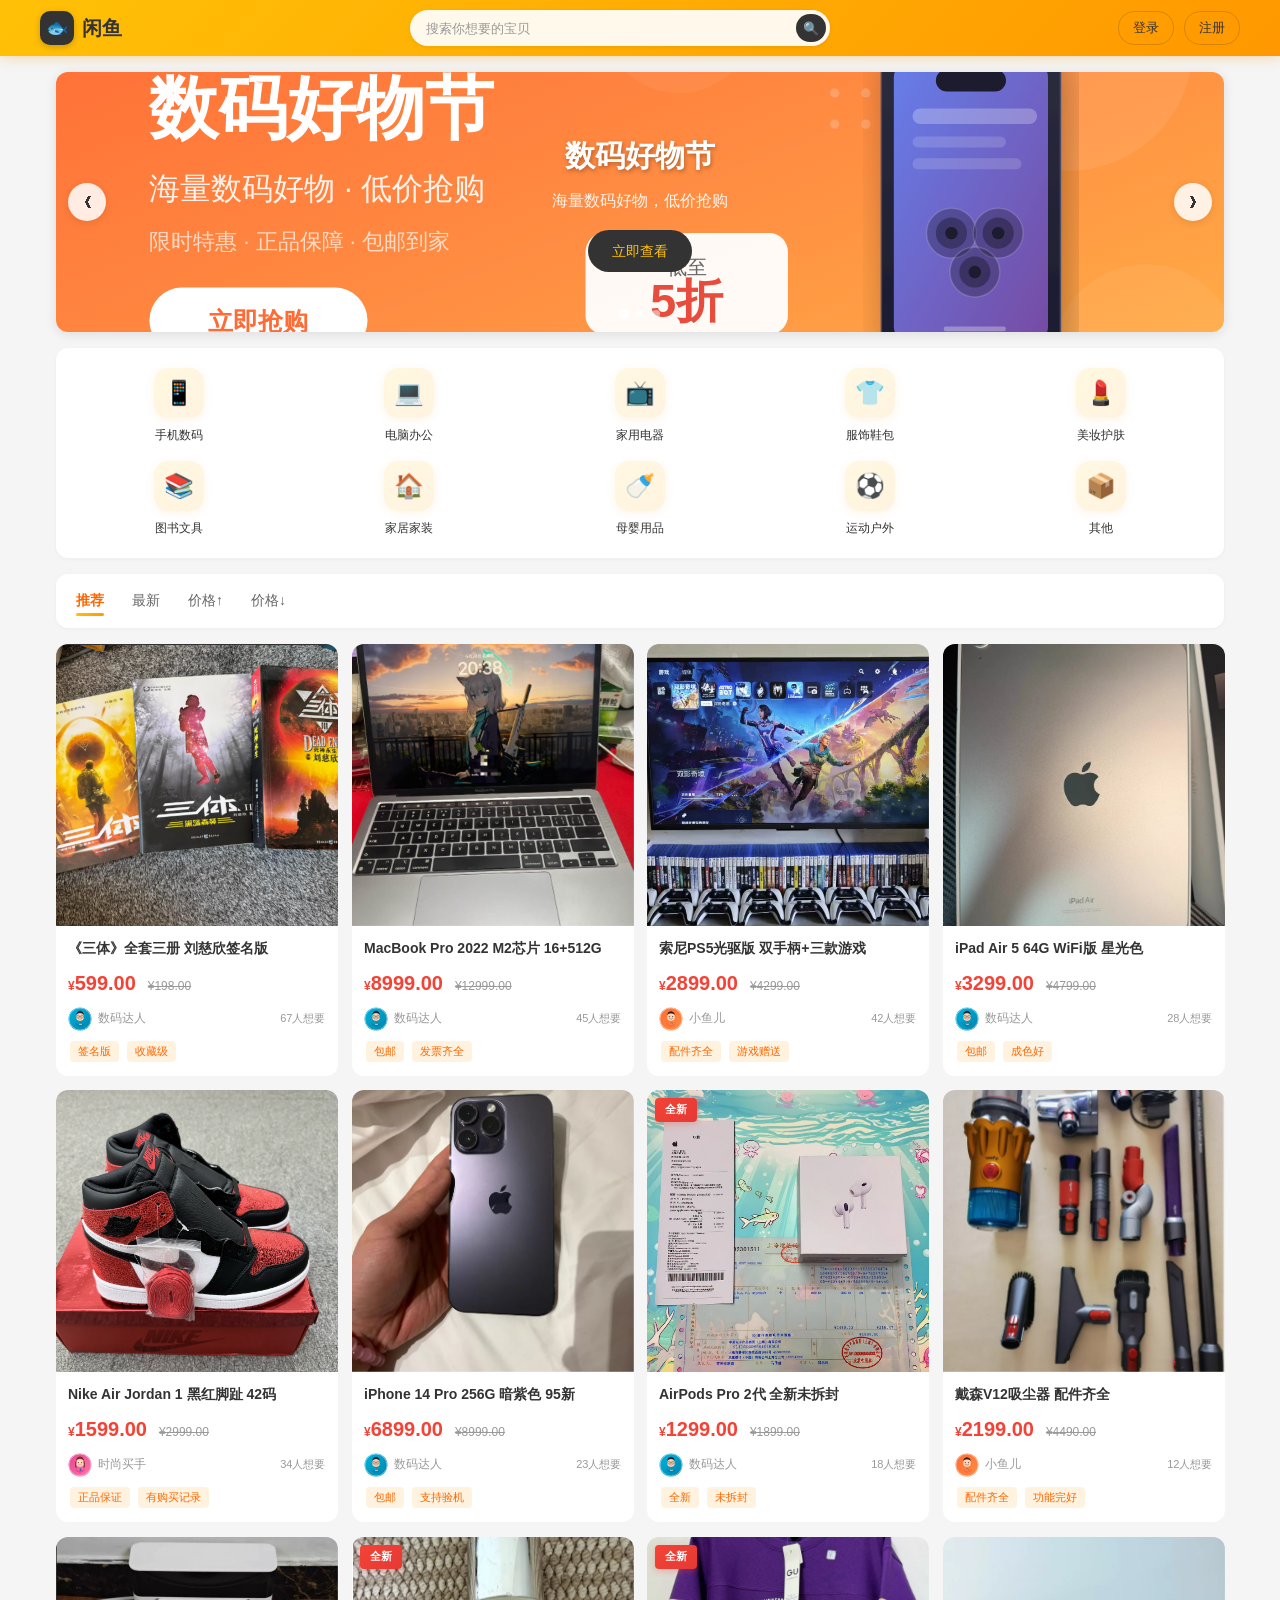
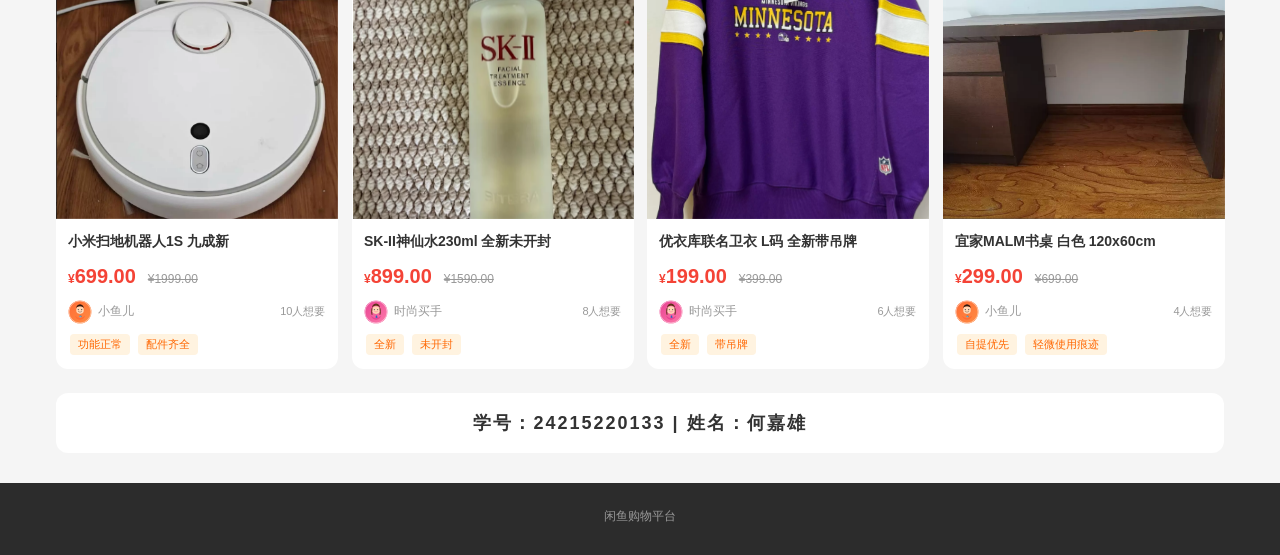
<file: index.html>
<!DOCTYPE html>
<html lang="zh-CN">
<head>
    <meta charset="UTF-8">
    <meta name="viewport" content="width=device-width, initial-scale=1.0">
    <title>闲鱼 - 淘好物，上闲鱼</title>
    <link rel="stylesheet" href="css/common.css">
    <link rel="stylesheet" href="css/index.css">
</head>
<body>
    <!-- 顶部导航栏 -->
    <header class="header">
        <div class="container">
            <a href="index.html" class="logo">
                <span class="logo-icon">🐟</span>
                <span>闲鱼</span>
            </a>
            <div class="search-box">
                <input type="text" placeholder="搜索你想要的宝贝">
                <button>🔍</button>
            </div>
            <div class="user-actions">
                <!-- 动态生成 -->
            </div>
        </div>
    </header>

    <!-- 主体内容 -->
    <main class="main">
        <!-- 轮播图区域 -->
        <section class="banner-section">
            <div class="banner-container">
                <div class="banner-slides">
                    <div class="banner-slide active" style="background-image: url('images/banners/banner1.svg'); background-size: cover; background-position: center;">
                        <div class="banner-content">
                            <h2>数码好物节</h2>
                            <p>海量数码好物，低价抢购</p>
                            <a href="search.html?category=1" class="btn btn-dark">立即查看</a>
                        </div>
                    </div>
                    <div class="banner-slide" style="background-image: url('images/banners/banner2.svg'); background-size: cover; background-position: center;">
                        <div class="banner-content">
                            <h2>夏日焕新</h2>
                            <p>服饰鞋包，焕新一夏</p>
                            <a href="search.html?category=4" class="btn btn-dark">立即查看</a>
                        </div>
                    </div>
                    <div class="banner-slide" style="background-image: url('images/banners/banner3.svg'); background-size: cover; background-position: center;">
                        <div class="banner-content">
                            <h2>开学季</h2>
                            <p>电脑办公，助力学习</p>
                            <a href="search.html?category=2" class="btn btn-dark">立即查看</a>
                        </div>
                    </div>
                </div>
                <button class="banner-prev">❮</button>
                <button class="banner-next">❯</button>
                <div class="banner-dots">
                    <span class="dot active"></span>
                    <span class="dot"></span>
                    <span class="dot"></span>
                </div>
            </div>
        </section>

        <!-- 分类导航 -->
        <section class="category-section">
            <div class="category-grid" id="categoryGrid">
                <!-- 动态生成 -->
            </div>
        </section>

        <!-- 筛选标签 -->
        <section class="filter-section">
            <div class="filter-tabs">
                <button class="filter-tab active" data-sort="recommend">推荐</button>
                <button class="filter-tab" data-sort="new">最新</button>
                <button class="filter-tab" data-sort="price_asc">价格↑</button>
                <button class="filter-tab" data-sort="price_desc">价格↓</button>
            </div>
        </section>

        <!-- 商品瀑布流 -->
        <section class="goods-section">
            <div class="waterfall-grid" id="goodsList">
                <!-- 动态生成 -->
            </div>
            <div class="load-more">
                <button class="btn btn-secondary" id="loadMoreBtn">加载更多</button>
            </div>
        </section>

        <!-- 学号姓名信息 -->
        <section class="student-info">
            <p>学号：24215220133 | 姓名：何嘉雄</p>
        </section>
    </main>

    <!-- 底部导航 - 移动端 -->
    <nav class="bottom-nav">
        <a href="index.html" class="nav-item active">
            <span class="nav-icon">🏠</span>
            <span class="nav-text">首页</span>
        </a>
        <a href="search.html" class="nav-item">
            <span class="nav-icon">🔍</span>
            <span class="nav-text">搜索</span>
        </a>
        <a href="publish.html" class="nav-item publish">
            <span class="nav-icon">+</span>
            <span class="nav-text">发布</span>
        </a>
        <a href="message.html" class="nav-item">
            <span class="nav-icon">💬</span>
            <span class="nav-text">消息</span>
        </a>
        <a href="profile.html" class="nav-item">
            <span class="nav-icon">👤</span>
            <span class="nav-text">我的</span>
        </a>
    </nav>

    <!-- 页脚 -->
    <footer class="footer">
        <p>闲鱼购物平台 </p>
    </footer>

    <script src="js/data.js"></script>
    <script src="js/common.js"></script>
    <script src="js/index.js"></script>
</body>
</html>
</file>
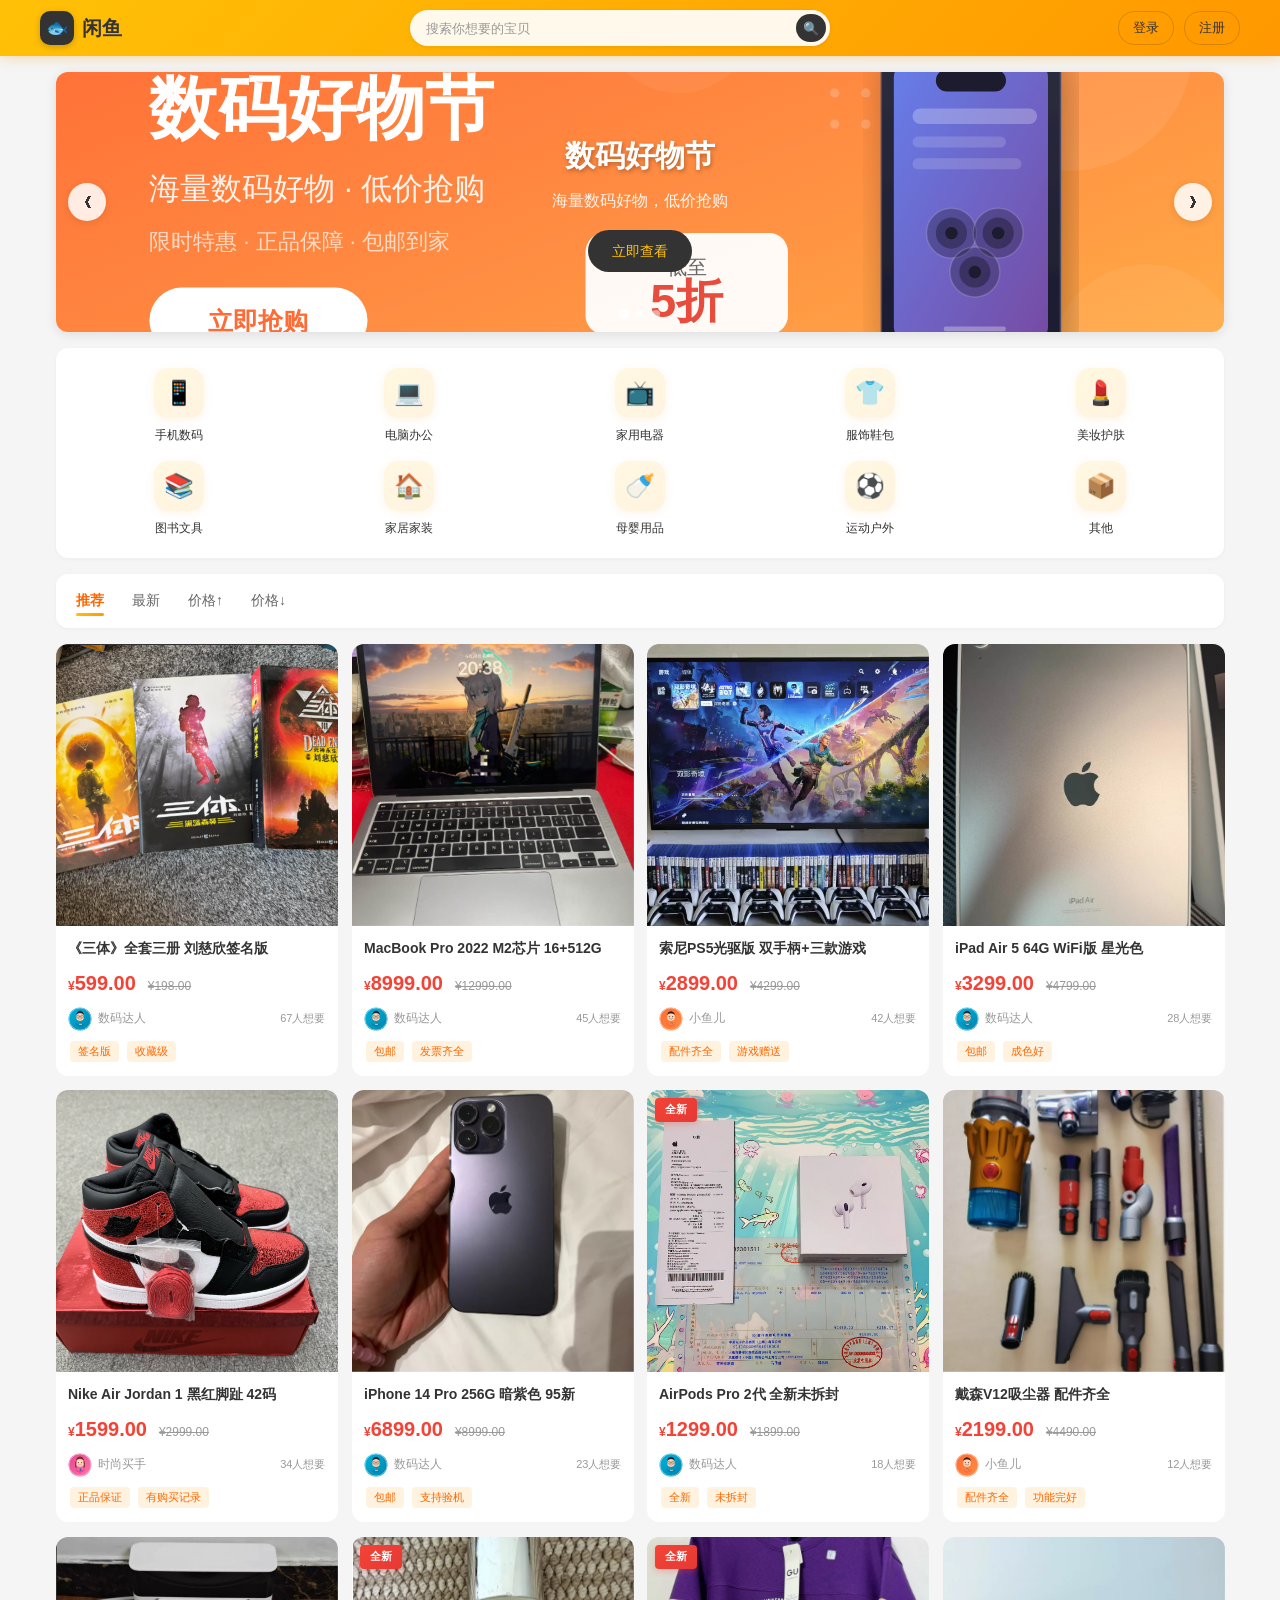
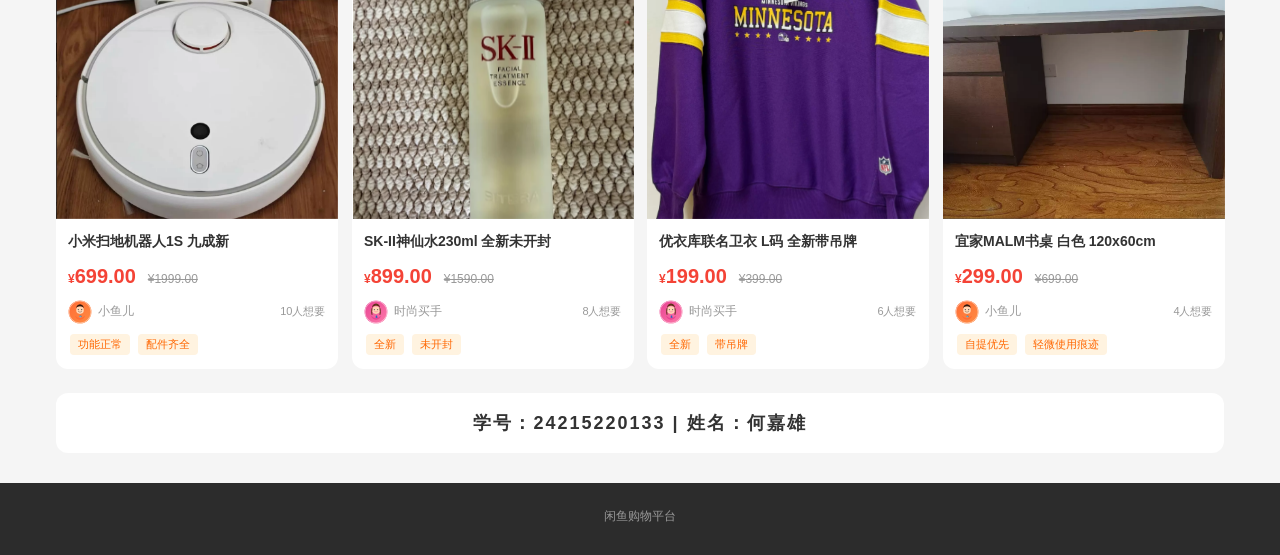
<file: goods-detail.html>
<!DOCTYPE html>
<html lang="zh-CN">
<head>
    <meta charset="UTF-8">
    <meta name="viewport" content="width=device-width, initial-scale=1.0">
    <title>商品详情 - 闲鱼</title>
    <link rel="stylesheet" href="css/common.css">
    <link rel="stylesheet" href="css/goods.css">
</head>
<body>
    <header class="header">
        <div class="container">
            <a href="index.html" class="logo">
                <span class="logo-icon">🐟</span>
                <span>闲鱼</span>
            </a>
            <div class="search-box">
                <input type="text" placeholder="搜索你想要的宝贝">
                <button>🔍</button>
            </div>
            <div class="user-actions">
                <!-- 动态生成 -->
            </div>
        </div>
    </header>

    <main class="main">
        <div class="goods-detail" id="goodsDetail">
            <!-- 动态生成 -->
        </div>

        <section class="student-info">
            <p>学号：24215220133 | 姓名：何嘉雄</p>
        </section>
    </main>

    <!-- 底部操作栏 -->
    <div class="bottom-bar" id="bottomBar">
        <!-- 动态生成 -->
    </div>

    <footer class="footer">
        <p>闲鱼购物平台</p>
    </footer>

    <script src="js/data.js"></script>
    <script src="js/common.js"></script>
    <script src="js/goods.js"></script>
</body>
</html>
</file>
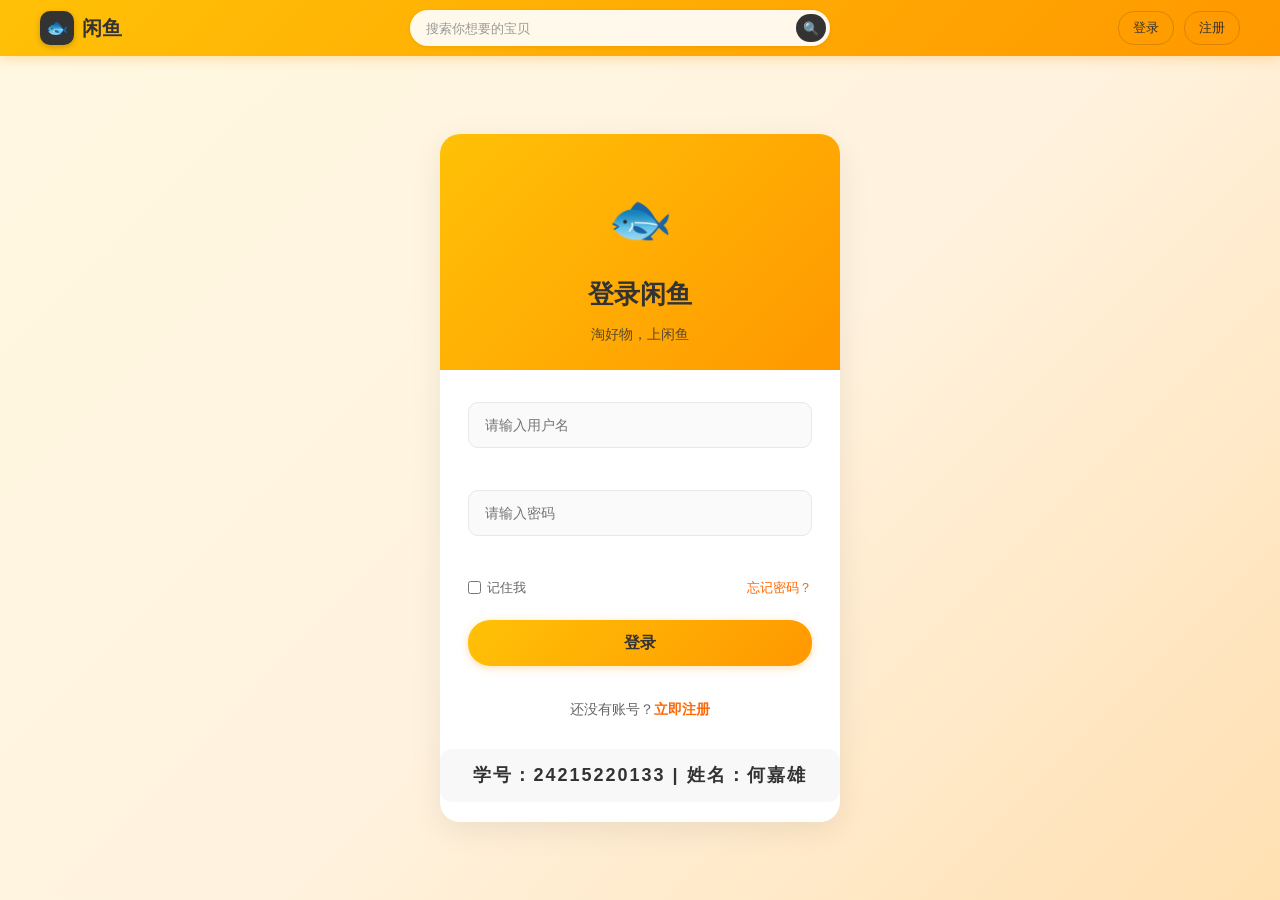
<file: login.html>
<!DOCTYPE html>
<html lang="zh-CN">
<head>
    <meta charset="UTF-8">
    <meta name="viewport" content="width=device-width, initial-scale=1.0">
    <title>登录 - 闲鱼</title>
    <link rel="stylesheet" href="css/common.css">
    <link rel="stylesheet" href="css/login.css">
</head>
<body>
    <header class="header">
        <div class="container">
            <a href="index.html" class="logo">
                <span class="logo-icon">🐟</span>
                <span>闲鱼</span>
            </a>
            <div class="search-box">
                <input type="text" placeholder="搜索你想要的宝贝">
                <button>🔍</button>
            </div>
            <div class="user-actions">
                <a href="login.html">登录</a>
                <a href="register.html">注册</a>
            </div>
        </div>
    </header>

    <main class="auth-container">
        <div class="auth-box">
            <div class="auth-header">
                <div class="auth-logo">🐟</div>
                <h2>登录闲鱼</h2>
                <p>淘好物，上闲鱼</p>
            </div>
            <form class="auth-form" id="loginForm">
                <div class="form-group">
                    <input type="text" id="username" placeholder="请输入用户名" required>
                    <div class="form-error" id="usernameError"></div>
                </div>
                <div class="form-group">
                    <input type="password" id="password" placeholder="请输入密码" required>
                    <div class="form-error" id="passwordError"></div>
                </div>
                <div class="form-options">
                    <label><input type="checkbox" id="remember"> 记住我</label>
                    <a href="#">忘记密码？</a>
                </div>
                <button type="submit" class="btn btn-primary btn-block">登录</button>
            </form>
            <div class="auth-footer">
                <p>还没有账号？<a href="register.html">立即注册</a></p>
            </div>
            <div class="student-info">
                <p>学号：24215220133 | 姓名：何嘉雄</p>
            </div>
        </div>
    </main>

    <script src="js/data.js"></script>
    <script src="js/common.js"></script>
    <script src="js/login.js"></script>
</body>
</html>
</file>
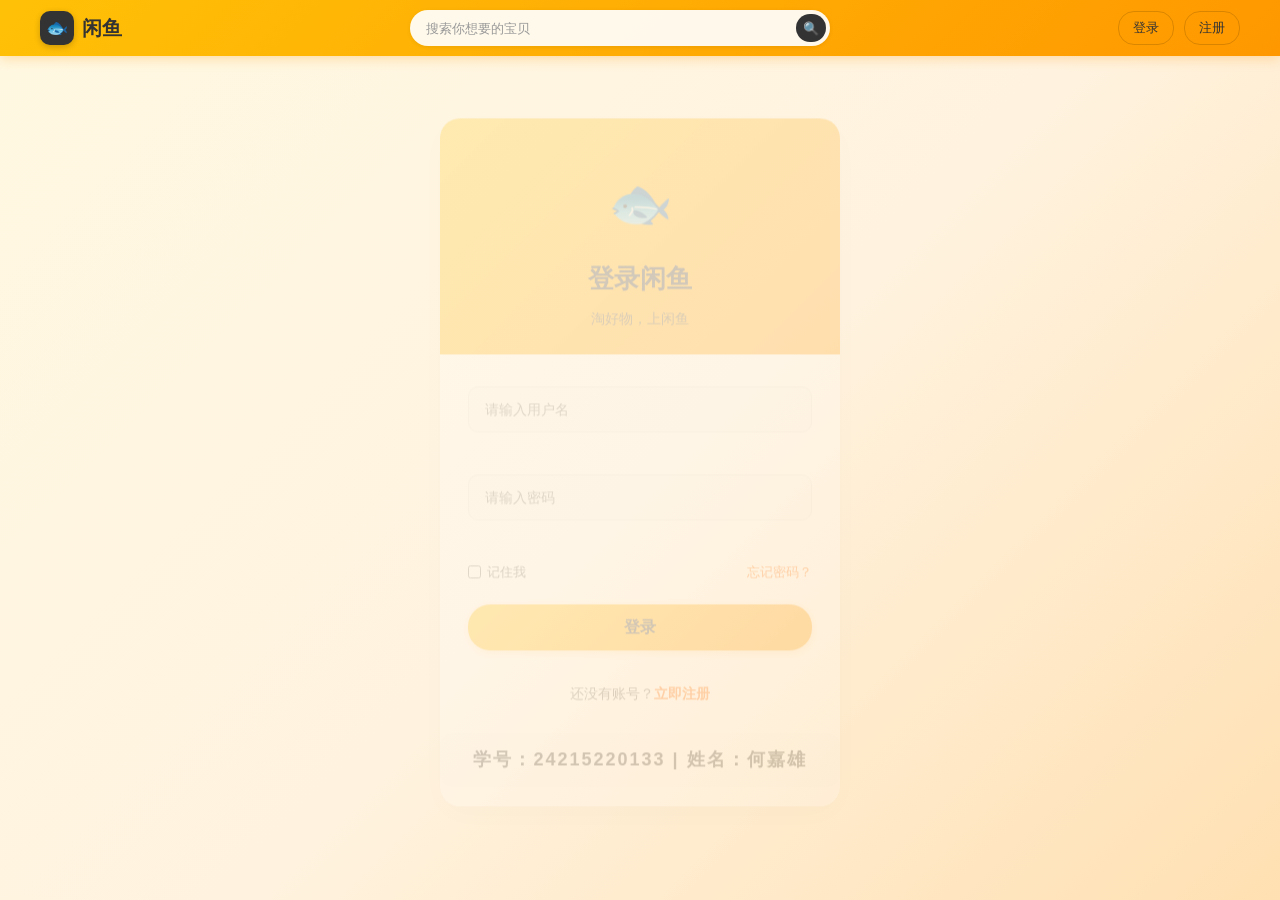
<file: message.html>
<!DOCTYPE html>
<html lang="zh-CN">
<head>
    <meta charset="UTF-8">
    <meta name="viewport" content="width=device-width, initial-scale=1.0">
    <title>消息 - 闲鱼</title>
    <link rel="stylesheet" href="css/common.css">
    <link rel="stylesheet" href="css/message.css">
</head>
<body>
    <header class="header">
        <div class="container">
            <a href="index.html" class="logo">
                <span class="logo-icon">🐟</span>
                <span>闲鱼</span>
            </a>
            <div class="search-box">
                <input type="text" placeholder="搜索你想要的宝贝">
                <button>🔍</button>
            </div>
            <div class="user-actions">
                <!-- 动态生成 -->
            </div>
        </div>
    </header>

    <main class="main">
        <div class="message-container">
            <h1 class="page-title">消息</h1>

            <!-- 消息分类 -->
            <div class="message-tabs">
                <button class="tab-btn active">私信</button>
                <button class="tab-btn">通知</button>
            </div>

            <!-- 消息列表 -->
            <div class="message-list" id="messageList">
                <div class="empty-state">
                    <div class="icon">💬</div>
                    <p>暂无消息</p>
                </div>
            </div>
        </div>

        <section class="student-info">
            <p>学号：24215220133 | 姓名：何嘉雄</p>
        </section>
    </main>

    <!-- 底部导航 -->
    <nav class="bottom-nav">
        <a href="index.html" class="nav-item">
            <span class="nav-icon">🏠</span>
            <span class="nav-text">首页</span>
        </a>
        <a href="search.html" class="nav-item">
            <span class="nav-icon">🔍</span>
            <span class="nav-text">搜索</span>
        </a>
        <a href="publish.html" class="nav-item publish">
            <span class="nav-icon">+</span>
            <span class="nav-text">发布</span>
        </a>
        <a href="message.html" class="nav-item active">
            <span class="nav-icon">💬</span>
            <span class="nav-text">消息</span>
        </a>
        <a href="profile.html" class="nav-item">
            <span class="nav-icon">👤</span>
            <span class="nav-text">我的</span>
        </a>
    </nav>

    <footer class="footer">
        <p>闲鱼购物平台 - 期末大作业</p>
        <p>Web编程技术课程设计</p>
    </footer>

    <script src="js/data.js"></script>
    <script src="js/common.js"></script>
    <script src="js/message.js"></script>
</body>
</html>
</file>
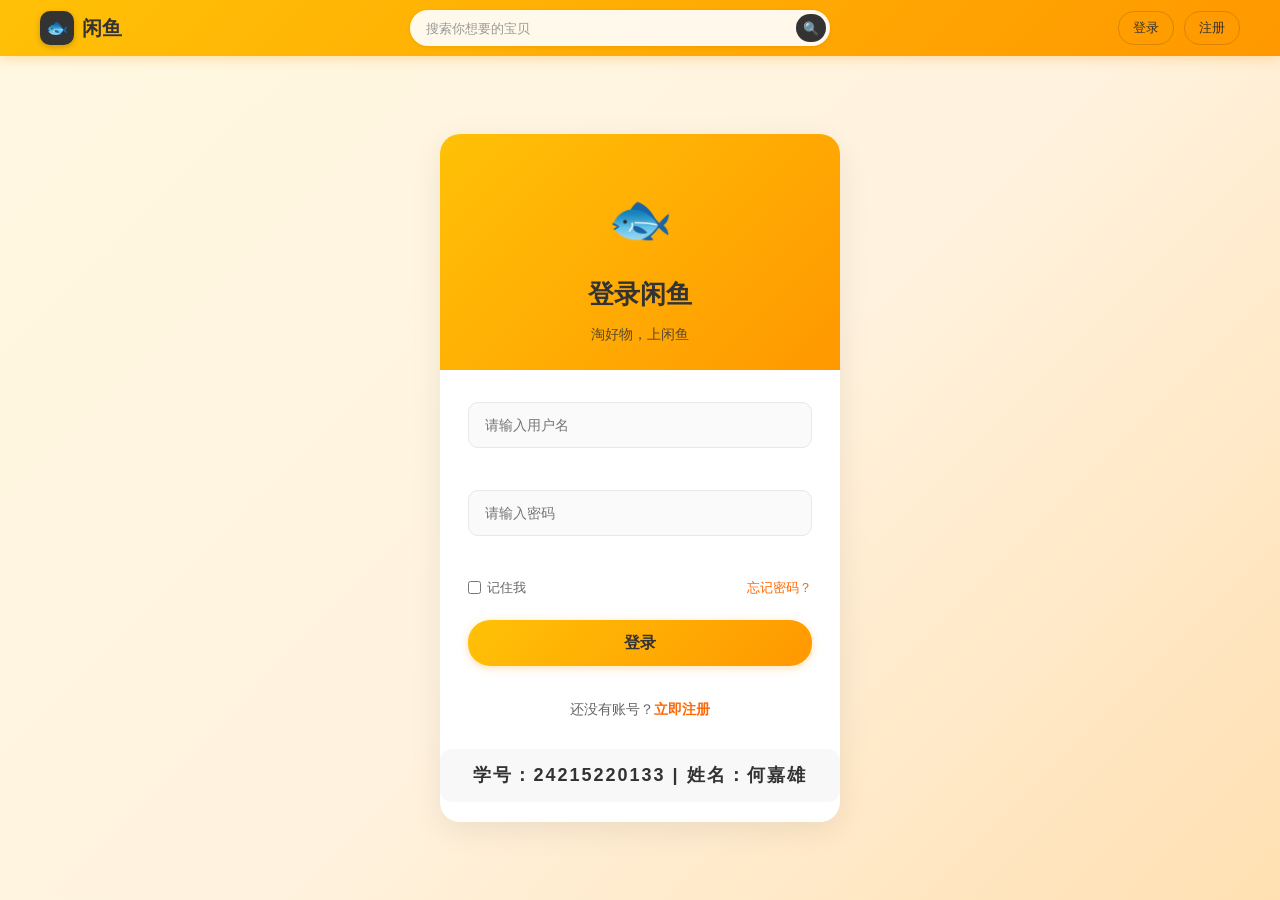
<file: profile.html>
<!DOCTYPE html>
<html lang="zh-CN">
<head>
    <meta charset="UTF-8">
    <meta name="viewport" content="width=device-width, initial-scale=1.0">
    <title>我的 - 闲鱼</title>
    <link rel="stylesheet" href="css/common.css">
    <link rel="stylesheet" href="css/profile.css">
</head>
<body>
    <header class="header">
        <div class="container">
            <a href="index.html" class="logo">
                <span class="logo-icon">🐟</span>
                <span>闲鱼</span>
            </a>
            <div class="search-box">
                <input type="text" placeholder="搜索你想要的宝贝">
                <button>🔍</button>
            </div>
            <div class="user-actions">
                <!-- 动态生成 -->
            </div>
        </div>
    </header>

    <main class="main">
        <!-- 用户信息卡片 -->
        <div class="profile-card" id="profileCard"></div>

        <!-- 功能菜单 -->
        <div class="menu-section">
            <div class="menu-grid">
                <a href="my-publish.html" class="menu-item">
                    <span class="menu-icon">📦</span>
                    <span class="menu-text">我发布的</span>
                </a>
                <a href="my-want.html" class="menu-item">
                    <span class="menu-icon">❤️</span>
                    <span class="menu-text">我想要的</span>
                </a>
                <a href="message.html" class="menu-item">
                    <span class="menu-icon">💬</span>
                    <span class="menu-text">消息</span>
                </a>
                <a href="settings.html" class="menu-item">
                    <span class="menu-icon">⚙️</span>
                    <span class="menu-text">设置</span>
                </a>
            </div>
        </div>

        <!-- 最近浏览 -->
        <div class="section">
            <div class="section-header">
                <h3>最近浏览</h3>
            </div>
            <div class="browse-history" id="browseHistory">
                <div class="empty-state">
                    <p>暂无浏览记录</p>
                </div>
            </div>
        </div>

        <section class="student-info">
            <p>学号：24215220133 | 姓名：何嘉雄</p>
        </section>
    </main>

    <!-- 底部导航 -->
    <nav class="bottom-nav">
        <a href="index.html" class="nav-item">
            <span class="nav-icon">🏠</span>
            <span class="nav-text">首页</span>
        </a>
        <a href="search.html" class="nav-item">
            <span class="nav-icon">🔍</span>
            <span class="nav-text">搜索</span>
        </a>
        <a href="publish.html" class="nav-item publish">
            <span class="nav-icon">+</span>
            <span class="nav-text">发布</span>
        </a>
        <a href="message.html" class="nav-item">
            <span class="nav-icon">💬</span>
            <span class="nav-text">消息</span>
        </a>
        <a href="profile.html" class="nav-item active">
            <span class="nav-icon">👤</span>
            <span class="nav-text">我的</span>
        </a>
    </nav>

    <footer class="footer">
        <p>闲鱼购物平台 - 期末大作业</p>
        <p>Web编程技术课程设计</p>
    </footer>

    <script src="js/data.js"></script>
    <script src="js/common.js"></script>
    <script src="js/profile.js"></script>
</body>
</html>
</file>
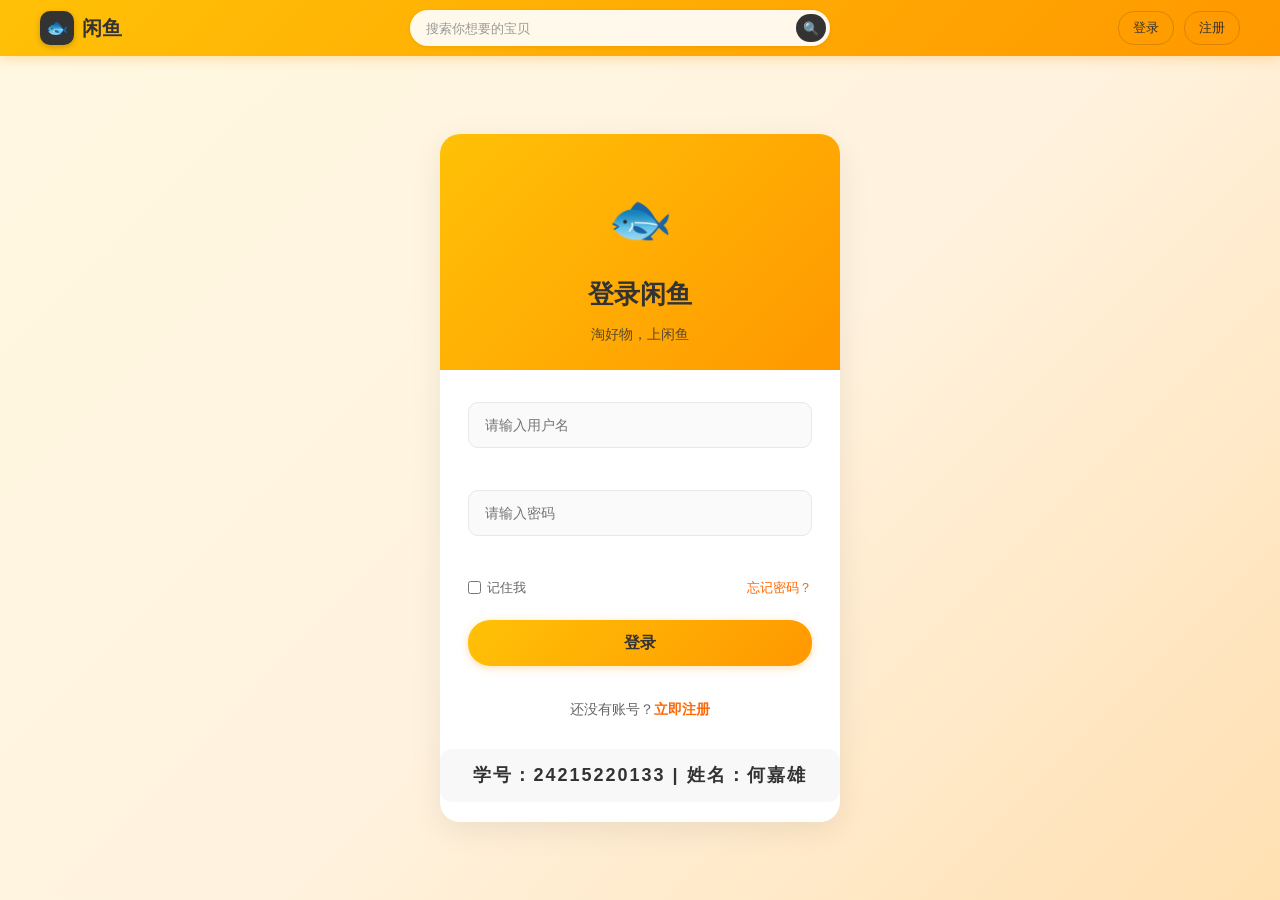
<file: publish.html>
<!DOCTYPE html>
<html lang="zh-CN">
<head>
    <meta charset="UTF-8">
    <meta name="viewport" content="width=device-width, initial-scale=1.0">
    <title>发布商品 - 闲鱼</title>
    <link rel="stylesheet" href="css/common.css">
    <link rel="stylesheet" href="css/publish.css">
</head>
<body>
    <header class="header">
        <div class="container">
            <a href="index.html" class="logo">
                <span class="logo-icon">🐟</span>
                <span>闲鱼</span>
            </a>
            <div class="search-box">
                <input type="text" placeholder="搜索你想要的宝贝">
                <button>🔍</button>
            </div>
            <div class="user-actions">
                <!-- 动态生成 -->
            </div>
        </div>
    </header>

    <main class="main">
        <div class="publish-container">
            <h1 class="page-title">发布闲置</h1>

            <form class="publish-form" id="publishForm">
                <!-- 图片上传 -->
                <div class="form-section">
                    <div class="image-upload-area" id="imageUploadArea">
                        <div class="upload-placeholder" onclick="document.getElementById('images').click()">
                            <span class="upload-icon">📷</span>
                            <span class="upload-text">添加图片（最多9张）</span>
                        </div>
                        <input type="file" id="images" multiple accept="image/*" style="display:none">
                    </div>
                    <div class="image-preview" id="imagePreview"></div>
                </div>

                <!-- 基本信息 -->
                <div class="form-section">
                    <div class="form-group">
                        <input type="text" id="title" placeholder="标题（描述你要卖的宝贝）" maxlength="50" required>
                        <div class="char-count"><span id="titleCount">0</span>/50</div>
                        <div class="form-error" id="titleError"></div>
                    </div>
                    <div class="form-group">
                        <textarea id="description" placeholder="描述宝贝的详细信息、购买渠道、使用情况等" rows="4" required></textarea>
                        <div class="form-error" id="descriptionError"></div>
                    </div>
                </div>

                <!-- 价格信息 -->
                <div class="form-section">
                    <div class="form-row">
                        <div class="form-group">
                            <label>出售价格</label>
                            <div class="price-input">
                                <span class="currency">¥</span>
                                <input type="number" id="price" placeholder="0.00" min="0" step="0.01" required>
                            </div>
                            <div class="form-error" id="priceError"></div>
                        </div>
                        <div class="form-group">
                            <label>原价（选填）</label>
                            <div class="price-input">
                                <span class="currency">¥</span>
                                <input type="number" id="originalPrice" placeholder="0.00" min="0" step="0.01">
                            </div>
                        </div>
                    </div>
                </div>

                <!-- 分类和状态 -->
                <div class="form-section">
                    <div class="form-row">
                        <div class="form-group">
                            <label>分类</label>
                            <select id="category" required>
                                <option value="">选择分类</option>
                            </select>
                            <div class="form-error" id="categoryError"></div>
                        </div>
                        <div class="form-group">
                            <label>成色</label>
                            <select id="condition" required>
                                <option value="">选择成色</option>
                                <option value="全新">全新</option>
                                <option value="99新">99新</option>
                                <option value="95新">95新</option>
                                <option value="9成新">9成新</option>
                                <option value="8成新">8成新</option>
                                <option value="7成新及以下">7成新及以下</option>
                            </select>
                            <div class="form-error" id="conditionError"></div>
                        </div>
                    </div>
                </div>

                <!-- 标签和配送 -->
                <div class="form-section">
                    <div class="form-group">
                        <label>标签（用逗号分隔）</label>
                        <input type="text" id="tags" placeholder="如：包邮,正品,可小刀">
                    </div>
                    <div class="form-group">
                        <label class="checkbox-label">
                            <input type="checkbox" id="freeShipping" checked>
                            <span>包邮</span>
                        </label>
                    </div>
                </div>

                <!-- 提交按钮 -->
                <div class="form-actions">
                    <button type="button" class="btn btn-secondary" onclick="previewGoods()">预览</button>
                    <button type="submit" class="btn btn-primary">发布</button>
                </div>
            </form>
        </div>

        <section class="student-info">
            <p>学号：24215220133 | 姓名：何嘉雄</p>
        </section>
    </main>

    <footer class="footer">
        <p>闲鱼购物平台 - 期末大作业</p>
        <p>Web编程技术课程设计</p>
    </footer>

    <script src="js/data.js"></script>
    <script src="js/common.js"></script>
    <script src="js/publish.js"></script>
</body>
</html>
</file>
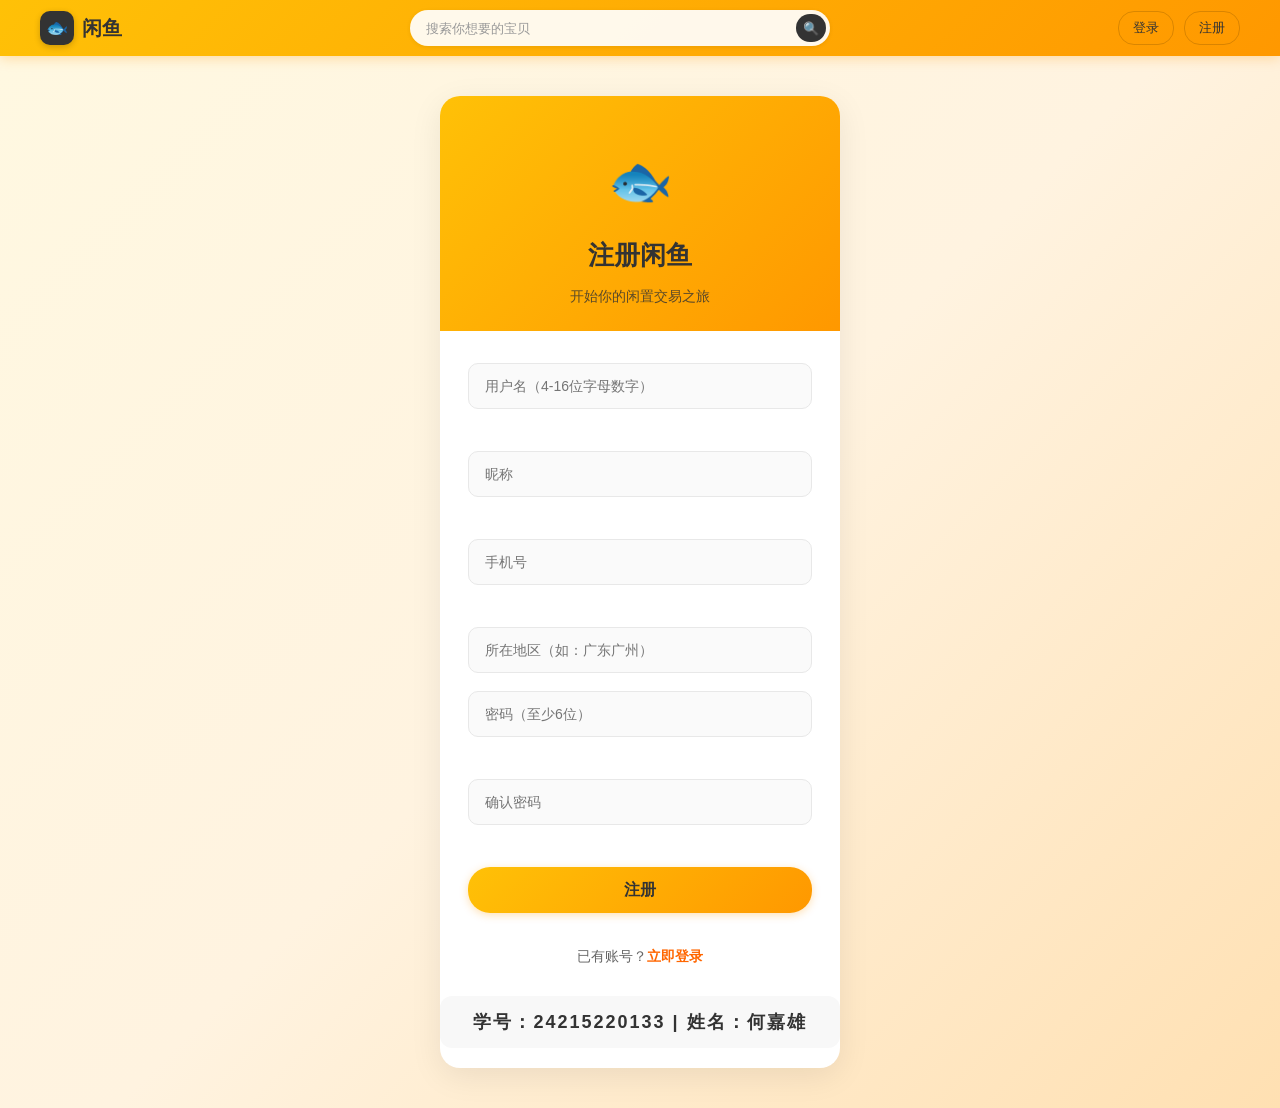
<file: register.html>
<!DOCTYPE html>
<html lang="zh-CN">
<head>
    <meta charset="UTF-8">
    <meta name="viewport" content="width=device-width, initial-scale=1.0">
    <title>注册 - 闲鱼</title>
    <link rel="stylesheet" href="css/common.css">
    <link rel="stylesheet" href="css/login.css">
</head>
<body>
    <header class="header">
        <div class="container">
            <a href="index.html" class="logo">
                <span class="logo-icon">🐟</span>
                <span>闲鱼</span>
            </a>
            <div class="search-box">
                <input type="text" placeholder="搜索你想要的宝贝">
                <button>🔍</button>
            </div>
            <div class="user-actions">
                <a href="login.html">登录</a>
                <a href="register.html">注册</a>
            </div>
        </div>
    </header>

    <main class="auth-container">
        <div class="auth-box">
            <div class="auth-header">
                <div class="auth-logo">🐟</div>
                <h2>注册闲鱼</h2>
                <p>开始你的闲置交易之旅</p>
            </div>
            <form class="auth-form" id="registerForm">
                <div class="form-group">
                    <input type="text" id="username" placeholder="用户名（4-16位字母数字）" required>
                    <div class="form-error" id="usernameError"></div>
                </div>
                <div class="form-group">
                    <input type="text" id="nickname" placeholder="昵称" required>
                    <div class="form-error" id="nicknameError"></div>
                </div>
                <div class="form-group">
                    <input type="tel" id="phone" placeholder="手机号" required>
                    <div class="form-error" id="phoneError"></div>
                </div>
                <div class="form-group">
                    <input type="text" id="location" placeholder="所在地区（如：广东广州）">
                </div>
                <div class="form-group">
                    <input type="password" id="password" placeholder="密码（至少6位）" required>
                    <div class="form-error" id="passwordError"></div>
                </div>
                <div class="form-group">
                    <input type="password" id="confirmPassword" placeholder="确认密码" required>
                    <div class="form-error" id="confirmPasswordError"></div>
                </div>
                <button type="submit" class="btn btn-primary btn-block">注册</button>
            </form>
            <div class="auth-footer">
                <p>已有账号？<a href="login.html">立即登录</a></p>
            </div>
            <div class="student-info">
                <p>学号：24215220133 | 姓名：何嘉雄</p>
            </div>
        </div>
    </main>

    <script src="js/data.js"></script>
    <script src="js/common.js"></script>
    <script src="js/register.js"></script>
</body>
</html>
</file>
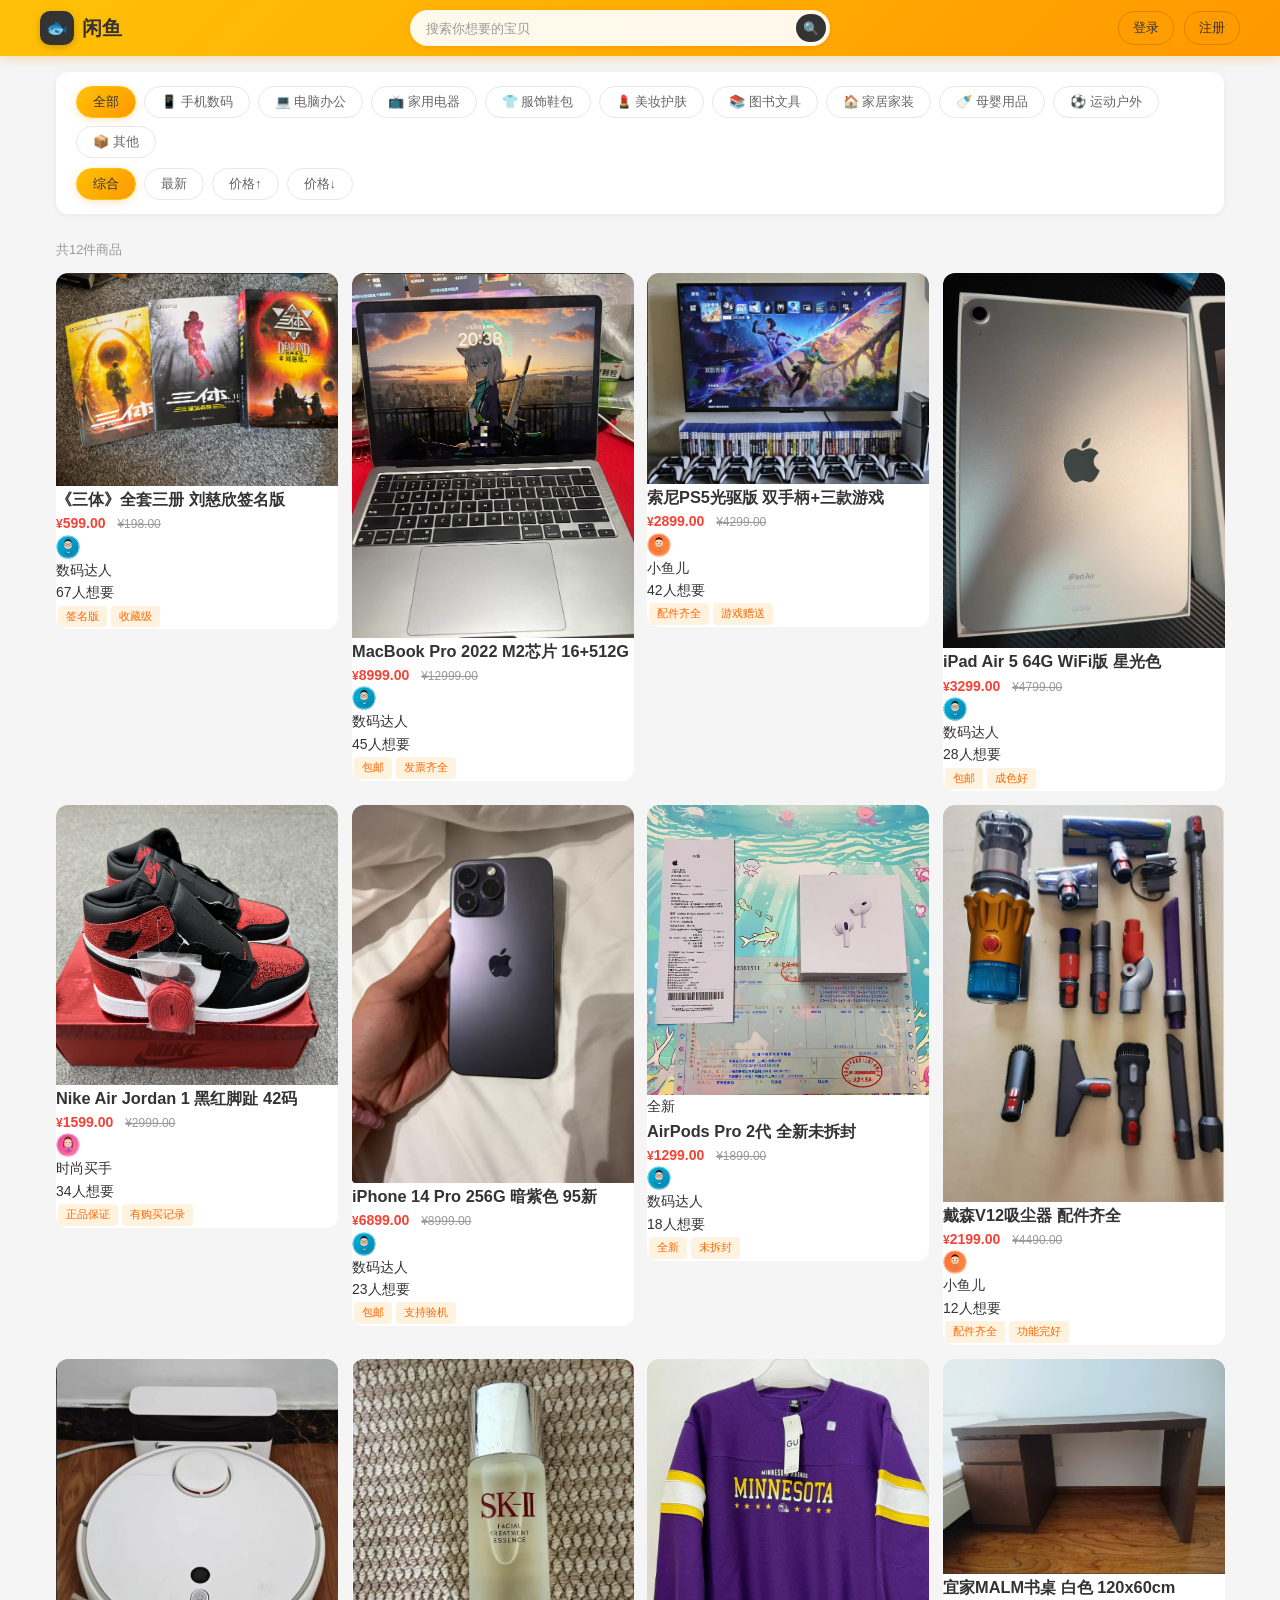
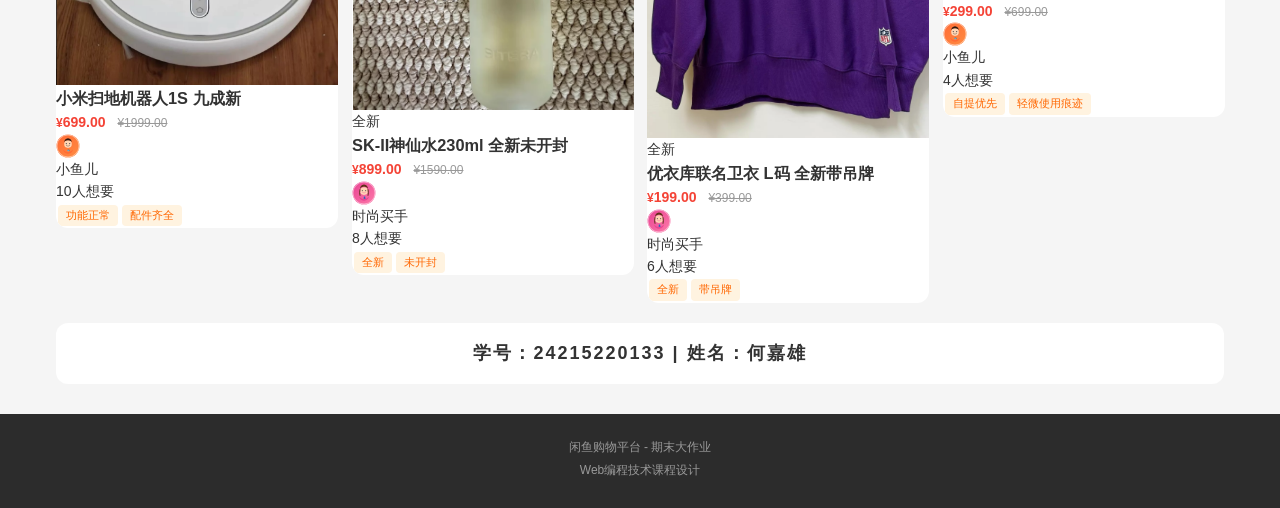
<file: search.html>
<!DOCTYPE html>
<html lang="zh-CN">
<head>
    <meta charset="UTF-8">
    <meta name="viewport" content="width=device-width, initial-scale=1.0">
    <title>搜索 - 闲鱼</title>
    <link rel="stylesheet" href="css/common.css">
    <link rel="stylesheet" href="css/search.css">
</head>
<body>
    <header class="header">
        <div class="container">
            <a href="index.html" class="logo">
                <span class="logo-icon">🐟</span>
                <span>闲鱼</span>
            </a>
            <div class="search-box">
                <input type="text" placeholder="搜索你想要的宝贝" id="searchInput">
                <button id="searchBtn">🔍</button>
            </div>
            <div class="user-actions">
                <!-- 动态生成 -->
            </div>
        </div>
    </header>

    <main class="main">
        <!-- 筛选条件 -->
        <div class="search-filters">
            <div class="filter-row">
                <div class="filter-options" id="categoryFilters">
                    <button class="filter-btn active" data-category="all">全部</button>
                </div>
            </div>
            <div class="filter-row">
                <div class="filter-options" id="sortFilters">
                    <button class="filter-btn active" data-sort="recommend">综合</button>
                    <button class="filter-btn" data-sort="new">最新</button>
                    <button class="filter-btn" data-sort="price_asc">价格↑</button>
                    <button class="filter-btn" data-sort="price_desc">价格↓</button>
                </div>
            </div>
        </div>

        <!-- 搜索结果 -->
        <div class="search-results">
            <div class="results-header">
                <span id="resultsCount">共0件商品</span>
            </div>
            <div class="waterfall-grid" id="goodsList"></div>
            <div class="empty-state hidden" id="emptyState">
                <div class="icon">🔍</div>
                <p>没有找到相关商品</p>
                <a href="index.html" class="btn btn-primary">逛逛首页</a>
            </div>
        </div>

        <section class="student-info">
            <p>学号：24215220133 | 姓名：何嘉雄</p>
        </section>
    </main>

    <footer class="footer">
        <p>闲鱼购物平台 - 期末大作业</p>
        <p>Web编程技术课程设计</p>
    </footer>

    <script src="js/data.js"></script>
    <script src="js/common.js"></script>
    <script src="js/search.js"></script>
</body>
</html>
</file>
<file: css/common.css>
/* 公共样式 - 闲鱼购物平台 v2.0 */

/* 重置默认样式 */
* {
    margin: 0;
    padding: 0;
    box-sizing: border-box;
}

html {
    overflow-y: scroll;
    scroll-behavior: smooth;
}

body {
    font-family: -apple-system, BlinkMacSystemFont, 'Segoe UI', 'PingFang SC', 'Hiragino Sans GB', 'Microsoft YaHei', sans-serif;
    font-size: 14px;
    color: #333;
    background-color: #f5f5f5;
    line-height: 1.6;
    -webkit-font-smoothing: antialiased;
    overflow-x: hidden;
}

a {
    text-decoration: none;
    color: #333;
    transition: color 0.3s ease;
}

a:hover {
    color: #ff6600;
}

img {
    max-width: 100%;
    height: auto;
    display: block;

}

ul, ol {
    list-style: none;
}

input, textarea, button, select {
    font-family: inherit;
    font-size: inherit;
    outline: none;
}

button {
    cursor: pointer;
    border: none;
    background: none;
}

/* 顶部导航栏 - 闲鱼风格 */
.header {
    background: linear-gradient(135deg, #ffc107, #ff9800);
    color: #333;
    padding: 0 16px;
    position: sticky;
    top: 0;
    z-index: 1000;
    box-shadow: 0 2px 12px rgba(255, 152, 0, 0.3);
    will-change: transform;
    backface-visibility: hidden;
}

.header .container {
    max-width: 1200px;
    margin: 0 auto;
    display: flex;
    align-items: center;
    justify-content: space-between;
    height: 56px;
}

.logo {
    display: flex;
    align-items: center;
    font-size: 20px;
    font-weight: bold;
    color: #333;
    transition: opacity 0.2s;
}

.logo:hover {
    opacity: 0.85;
    color: #333;
}

.logo-icon {
    width: 34px;
    height: 34px;
    background: #333;
    border-radius: 10px;
    display: flex;
    align-items: center;
    justify-content: center;
    margin-right: 8px;
    color: #ffc107;
    font-size: 18px;
    box-shadow: 0 2px 6px rgba(0, 0, 0, 0.2);
}

/* 搜索框 */
.search-box {
    flex: 1;
    max-width: 420px;
    margin: 0 24px;
    position: relative;
}

.search-box input {
    width: 100%;
    height: 36px;
    padding: 0 42px 0 16px;
    border: none;
    border-radius: 18px;
    background: rgba(255, 255, 255, 0.92);
    color: #333;
    font-size: 13px;
    box-shadow: 0 1px 4px rgba(0, 0, 0, 0.08);
    transition: all 0.3s ease;
}

.search-box input:focus {
    background: #fff;
    box-shadow: 0 2px 8px rgba(0, 0, 0, 0.12);
}

.search-box input::placeholder {
    color: #999;
}

.search-box button {
    position: absolute;
    right: 4px;
    top: 50%;
    transform: translateY(-50%);
    width: 30px;
    height: 28px;
    border: none;
    background: #333;
    color: #ffc107;
    border-radius: 14px;
    font-size: 13px;
    transition: background 0.2s;
}

.search-box button:hover {
    background: #555;
}

/* 用户操作区 */
.user-actions {
    display: flex;
    align-items: center;
    gap: 10px;
}

.user-actions a,
.user-actions button {
    color: #333;
    background: none;
    border: 1px solid rgba(0, 0, 0, 0.15);
    padding: 6px 14px;
    border-radius: 16px;
    font-size: 13px;
    transition: all 0.25s ease;
}

.user-actions a:hover,
.user-actions button:hover {
    background: #333;
    color: #ffc107;
    border-color: #333;
}

.user-actions .publish-btn {
    background: #333;
    color: #ffc107;
    border-color: #333;
    font-weight: 500;
}

.user-actions .publish-btn:hover {
    background: #555;
}

.user-actions .user-info {
    display: flex;
    align-items: center;
    gap: 8px;
}

.user-actions .user-info img {
    width: 30px;
    height: 30px;
    border-radius: 50%;
    border: 2px solid rgba(255, 255, 255, 0.5);
}

.user-actions .user-info span {
    max-width: 80px;
    overflow: hidden;
    text-overflow: ellipsis;
    white-space: nowrap;
    font-size: 13px;
    font-weight: 500;
}

/* 主体内容 */
.main {
    max-width: 1200px;
    margin: 16px auto;
    padding: 0 16px;
    min-height: calc(100vh - 130px);
}

/* 卡片样式 */
.card {
    background: white;
    border-radius: 12px;
    overflow: hidden;
    transition: transform 0.3s cubic-bezier(0.4, 0, 0.2, 1), box-shadow 0.3s cubic-bezier(0.4, 0, 0.2, 1);
    will-change: transform;
    transform: translateZ(0);
}

.card:hover {
    transform: translateY(-3px) translateZ(0);
    box-shadow: 0 8px 24px rgba(0, 0, 0, 0.12);
}

/* 瀑布流网格 */
.waterfall-grid {
    display: grid;
    grid-template-columns: repeat(4, 1fr);
    gap: 14px;
}

.waterfall-item {
    break-inside: avoid;
    transform: translateZ(0);
}

/* 标签样式 */
.tag {
    display: inline-block;
    padding: 2px 8px;
    background: #fff3e0;
    color: #ff6600;
    border-radius: 4px;
    font-size: 11px;
    margin: 2px;
}

.tag.hot {
    background: #ffebee;
    color: #f44336;
}

.tag.new {
    background: #e8f5e9;
    color: #4caf50;
}

/* 按钮样式 */
.btn {
    display: inline-block;
    padding: 10px 24px;
    border: none;
    border-radius: 22px;
    font-size: 14px;
    font-weight: 500;
    cursor: pointer;
    transition: all 0.3s cubic-bezier(0.4, 0, 0.2, 1);
}

.btn-primary {
    background: linear-gradient(135deg, #ffc107, #ff9800);
    color: #333;
    box-shadow: 0 2px 8px rgba(255, 152, 0, 0.3);
}

.btn-primary:hover {
    background: linear-gradient(135deg, #ffb300, #f57c00);
    transform: translateY(-1px);
    box-shadow: 0 4px 16px rgba(255, 152, 0, 0.4);
}

.btn-secondary {
    background: white;
    color: #ff6600;
    border: 1px solid #ff6600;
}

.btn-secondary:hover {
    background: #fff3e0;
    transform: translateY(-1px);
}

.btn-dark {
    background: #333;
    color: #ffc107;
}

.btn-dark:hover {
    background: #555;
}

.btn-small {
    padding: 4px 12px;
    font-size: 12px;
}

/* 价格样式 */
.price {
    color: #f44336;
    font-weight: bold;
}

.price::before {
    content: "¥";
    font-size: 12px;
}

.original-price {
    color: #999;
    text-decoration: line-through;
    font-size: 12px;
    margin-left: 8px;
}

/* 表单样式 */
.form-group {
    margin-bottom: 16px;
}

.form-group label {
    display: block;
    margin-bottom: 8px;
    font-weight: 500;
    color: #333;
}

.form-group input,
.form-group textarea,
.form-group select {
    width: 100%;
    padding: 10px 14px;
    border: 1px solid #e0e0e0;
    border-radius: 8px;
    font-size: 14px;
    transition: all 0.3s ease;
    background: #fafafa;
}

.form-group input:focus,
.form-group textarea:focus,
.form-group select:focus {
    border-color: #ffc107;
    background: white;
    box-shadow: 0 0 0 3px rgba(255, 193, 7, 0.15);
}

.form-group textarea {
    resize: vertical;
    min-height: 80px;
}

.form-error {
    color: #f44336;
    font-size: 12px;
    margin-top: 4px;
}

/* 提示框 */
.toast {
    position: fixed;
    top: 20px;
    left: 50%;
    transform: translateX(-50%);
    padding: 10px 28px;
    background: #333;
    color: white;
    border-radius: 8px;
    font-size: 14px;
    z-index: 10000;
    opacity: 0;
    transition: opacity 0.3s ease;
    box-shadow: 0 4px 12px rgba(0, 0, 0, 0.15);
}

.toast.show {
    opacity: 1;
}

.toast.success {
    background: #4caf50;
}

.toast.error {
    background: #f44336;
}

.toast.warning {
    background: #ff9800;
}

/* 页脚 */
.footer {
    background: #2c2c2c;
    color: #999;
    text-align: center;
    padding: 24px 16px;
    margin-top: 30px;
}

.footer p {
    margin-bottom: 4px;
    font-size: 12px;
}

.footer a {
    color: #ffc107;
}

/* 加载动画 */
.loading {
    display: flex;
    justify-content: center;
    align-items: center;
    padding: 30px;
}

.loading::after {
    content: '';
    width: 32px;
    height: 32px;
    border: 3px solid #f3f3f3;
    border-top: 3px solid #ffc107;
    border-radius: 50%;
    animation: spin 0.8s linear infinite;
}

@keyframes spin {
    0% { transform: rotate(0deg); }
    100% { transform: rotate(360deg); }
}

/* 模态框 */
.modal {
    display: none;
    position: fixed;
    top: 0;
    left: 0;
    width: 100%;
    height: 100%;
    background: rgba(0, 0, 0, 0.5);
    z-index: 9999;
    justify-content: center;
    align-items: center;
}

.modal.show {
    display: flex;
}

.modal-content {
    background: white;
    border-radius: 16px;
    padding: 24px;
    max-width: 500px;
    width: 90%;
    max-height: 80vh;
    overflow-y: auto;
    box-shadow: 0 20px 60px rgba(0, 0, 0, 0.3);
}

.modal-header {
    display: flex;
    justify-content: space-between;
    align-items: center;
    margin-bottom: 16px;
}

.modal-header h3 {
    font-size: 16px;
    color: #333;
}

.modal-close {
    background: none;
    border: none;
    font-size: 24px;
    color: #999;
    cursor: pointer;
    width: 32px;
    height: 32px;
    display: flex;
    align-items: center;
    justify-content: center;
    border-radius: 50%;
    transition: background 0.2s;
}

.modal-close:hover {
    background: #f5f5f5;
    color: #333;
}

/* 空状态 */
.empty-state {
    text-align: center;
    padding: 40px 20px;
    color: #999;
    background: white;
    border-radius: 12px;
}

.empty-state .icon {
    font-size: 48px;
    margin-bottom: 16px;
}

.empty-state p {
    font-size: 14px;
    margin-bottom: 16px;
}

/* 工具类 */
.text-center {
    text-align: center;
}

.mt-10 {
    margin-top: 10px;
}

.mt-20 {
    margin-top: 20px;
}

.mb-10 {
    margin-bottom: 10px;
}

.mb-20 {
    margin-bottom: 20px;
}

.hidden {
    display: none !important;
}

/* 学生信息 */
.student-info {
    text-align: center;
    padding: 16px;
    background: white;
    border-radius: 12px;
    margin-bottom: 20px;
}

.student-info p {
    color: #333;
    font-size: 18px;
    font-weight: bold;
    letter-spacing: 2px;
}

/* 响应式设计 */
@media (max-width: 768px) {
    .header .container {
        flex-wrap: wrap;
        height: auto;
        padding: 10px 0;
    }

    .logo {
        font-size: 16px;
    }

    .search-box {
        order: 3;
        margin: 8px 0;
        max-width: 100%;
    }

    .waterfall-grid {
        grid-template-columns: repeat(2, 1fr);
    }

    .user-actions {
        gap: 8px;
    }
}

@media (max-width: 480px) {
    .waterfall-grid {
        grid-template-columns: repeat(2, 1fr);
        gap: 8px;
    }
}
</file>
<file: css/index.css>
/* 首页样式 - 闲鱼风格 v2.0 */

/* 轮播图区域 */
.banner-section {
    margin-bottom: 16px;
}

.banner-container {
    position: relative;
    border-radius: 12px;
    overflow: hidden;
    box-shadow: 0 2px 12px rgba(0, 0, 0, 0.1);
}

.banner-slides {
    position: relative;
    height: 260px;
}

.banner-slide {
    position: absolute;
    top: 0;
    left: 0;
    width: 100%;
    height: 100%;
    opacity: 0;
    transition: opacity 0.8s ease;
    display: flex;
    align-items: center;
    justify-content: center;
    will-change: opacity;
    backface-visibility: hidden;
}

.banner-slide.active {
    opacity: 1;
}

.banner-content {
    text-align: center;
    color: white;
    padding: 20px;
    transform: translateZ(0);
}

.banner-content h2 {
    font-size: 30px;
    margin-bottom: 8px;
    text-shadow: 1px 2px 4px rgba(0, 0, 0, 0.3);
    font-weight: 700;
}

.banner-content p {
    font-size: 16px;
    margin-bottom: 16px;
    opacity: 0.9;
}

.banner-prev,
.banner-next {
    position: absolute;
    top: 50%;
    transform: translateY(-50%);
    width: 38px;
    height: 38px;
    background: rgba(255, 255, 255, 0.85);
    border: none;
    border-radius: 50%;
    font-size: 16px;
    color: #333;
    cursor: pointer;
    transition: all 0.3s ease;
    z-index: 10;
    display: flex;
    align-items: center;
    justify-content: center;
    box-shadow: 0 2px 8px rgba(0, 0, 0, 0.1);
}

.banner-prev {
    left: 12px;
}

.banner-next {
    right: 12px;
}

.banner-prev:hover,
.banner-next:hover {
    background: white;
    transform: translateY(-50%) scale(1.1);
    box-shadow: 0 4px 12px rgba(0, 0, 0, 0.15);
}

.banner-dots {
    position: absolute;
    bottom: 14px;
    left: 50%;
    transform: translateX(-50%);
    display: flex;
    gap: 8px;
    z-index: 10;
}

.banner-dots .dot {
    width: 8px;
    height: 8px;
    background: rgba(255, 255, 255, 0.5);
    border-radius: 50%;
    cursor: pointer;
    transition: all 0.3s ease;
}

.banner-dots .dot.active {
    background: white;
    transform: scale(1.3);
    box-shadow: 0 0 6px rgba(255, 255, 255, 0.5);
}

/* 分类导航 */
.category-section {
    margin-bottom: 16px;
    background: white;
    border-radius: 12px;
    padding: 20px 16px;
    box-shadow: 0 1px 4px rgba(0, 0, 0, 0.04);
}

.category-grid {
    display: grid;
    grid-template-columns: repeat(5, 1fr);
    gap: 16px;
}

.category-item {
    display: flex;
    flex-direction: column;
    align-items: center;
    gap: 8px;
    cursor: pointer;
    transition: transform 0.3s cubic-bezier(0.4, 0, 0.2, 1);
    will-change: transform;
    text-decoration: none;
    color: #333;
}

.category-item:hover {
    transform: translateY(-3px);
    color: #ff6600;
}

.category-icon {
    width: 50px;
    height: 50px;
    background: linear-gradient(135deg, #fff8e1, #fff3e0);
    border-radius: 14px;
    display: flex;
    align-items: center;
    justify-content: center;
    font-size: 24px;
    transition: all 0.3s ease;
    box-shadow: 0 2px 8px rgba(255, 152, 0, 0.1);
}

.category-item:hover .category-icon {
    background: linear-gradient(135deg, #ffc107, #ff9800);
    box-shadow: 0 4px 12px rgba(255, 152, 0, 0.3);
}

.category-name {
    font-size: 12px;
    color: #333;
    text-align: center;
    font-weight: 500;
}

/* 筛选标签 */
.filter-section {
    margin-bottom: 16px;
    background: white;
    border-radius: 12px;
    padding: 12px 20px;
    box-shadow: 0 1px 4px rgba(0, 0, 0, 0.04);
}

.filter-tabs {
    display: flex;
    gap: 28px;
}

.filter-tab {
    background: none;
    border: none;
    font-size: 14px;
    color: #666;
    cursor: pointer;
    padding: 6px 0;
    position: relative;
    transition: color 0.3s ease;
    font-weight: 500;
}

.filter-tab:hover {
    color: #ff6600;
}

.filter-tab.active {
    color: #ff6600;
    font-weight: 600;
}

.filter-tab.active::after {
    content: '';
    position: absolute;
    bottom: 0;
    left: 0;
    right: 0;
    height: 3px;
    background: linear-gradient(135deg, #ffc107, #ff9800);
    border-radius: 2px;
}

/* 商品瀑布流 */
.goods-section {
    margin-bottom: 20px;
}

.goods-card {
    cursor: pointer;
}

.goods-card .card-image {
    position: relative;
    overflow: hidden;
    aspect-ratio: 1 / 1;
    background: #f5f5f5;
}

.goods-card .card-image img {
    width: 100%;
    height: 100%;
    object-fit: cover;
    display: block;
    transition: transform 0.5s cubic-bezier(0.4, 0, 0.2, 1);
    will-change: transform;
}

.goods-card:hover .card-image img {
    transform: scale(1.08);
}

.goods-card .condition-tag {
    position: absolute;
    top: 8px;
    left: 8px;
    padding: 3px 10px;
    border-radius: 4px;
    font-size: 11px;
    font-weight: 600;
}

.goods-card .condition-tag.new {
    background: linear-gradient(135deg, #f44336, #e53935);
    color: white;
    box-shadow: 0 2px 6px rgba(244, 67, 54, 0.3);
}

.goods-card .card-content {
    padding: 12px;
}

.goods-card .card-title {
    font-size: 14px;
    color: #333;
    margin-bottom: 8px;
    display: -webkit-box;
    -webkit-line-clamp: 2;
    -webkit-box-orient: vertical;
    overflow: hidden;
    line-height: 1.5;
    font-weight: 700;
}

.goods-card .card-price {
    margin-bottom: 8px;
}

.goods-card .card-price .price {
    font-size: 20px;
}

.goods-card .card-footer {
    display: flex;
    justify-content: space-between;
    align-items: center;
    margin-bottom: 8px;
}

.goods-card .seller {
    display: flex;
    align-items: center;
    gap: 6px;
}

.goods-card .seller img {
    width: 24px !important;
    height: 24px !important;
    min-width: 24px !important;
    max-width: 24px !important;
    border-radius: 50%;
    flex-shrink: 0;
    object-fit: cover;
    display: block;
}

.goods-card .seller span {
    font-size: 12px;
    color: #999;
}

.goods-card .card-stats {
    font-size: 11px;
    color: #999;
}

.goods-card .card-tags {
    display: flex;
    flex-wrap: wrap;
    gap: 4px;
}

/* 加载更多 */
.load-more {
    text-align: center;
    margin-top: 24px;
}

.load-more .btn {
    min-width: 140px;
}

/* 底部导航 - 移动端 */
.bottom-nav {
    display: none;
    position: fixed;
    bottom: 0;
    left: 0;
    right: 0;
    background: white;
    box-shadow: 0 -2px 12px rgba(0, 0, 0, 0.08);
    z-index: 1000;
    padding: 6px 0;
    padding-bottom: env(safe-area-inset-bottom, 6px);
}

.nav-item {
    display: flex;
    flex-direction: column;
    align-items: center;
    gap: 3px;
    color: #999;
    font-size: 11px;
    transition: color 0.2s;
    text-decoration: none;
}

.nav-item.active {
    color: #ff6600;
}

.nav-item.publish {
    position: relative;
    top: -12px;
}

.nav-item.publish .nav-icon {
    width: 46px;
    height: 46px;
    background: linear-gradient(135deg, #ffc107, #ff9800);
    border-radius: 50%;
    display: flex;
    align-items: center;
    justify-content: center;
    font-size: 26px;
    color: #333;
    box-shadow: 0 4px 12px rgba(255, 152, 0, 0.4);
    transition: transform 0.2s;
}

.nav-item.publish:active .nav-icon {
    transform: scale(0.95);
}

.nav-icon {
    font-size: 22px;
}

.nav-text {
    font-weight: 500;
}

/* 学生信息 */
.student-info {
    text-align: center;
    padding: 16px;
    background: white;
    border-radius: 12px;
    margin-bottom: 20px;
}

.student-info p {
    color: #333;
    font-size: 18px;
    font-weight: bold;
    letter-spacing: 2px;
}

/* 响应式设计 */
@media (max-width: 768px) {
    .banner-slides {
        height: 200px;
    }

    .banner-content h2 {
        font-size: 24px;
    }

    .category-grid {
        grid-template-columns: repeat(5, 1fr);
        gap: 12px;
    }

    .category-icon {
        width: 42px;
        height: 42px;
        font-size: 20px;
    }

    .goods-card .card-image {
        aspect-ratio: 4 / 3;
    }

    .bottom-nav {
        display: flex;
        justify-content: space-around;
    }

    .footer {
        margin-bottom: 60px;
    }
}

@media (max-width: 480px) {
    .banner-slides {
        height: 170px;
    }

    .banner-content h2 {
        font-size: 20px;
    }

    .banner-content p {
        font-size: 14px;
    }

    .goods-card .card-image {
        aspect-ratio: 4 / 3;
    }
}
</file>
<file: css/goods.css>
﻿/* 商品详情页样式 - 闲鱼风格 v2.0 */

.goods-detail {
    max-width: 800px;
    margin: 0 auto;
}

/* 商品图片轮播 */
.goods-images {
    position: relative;
    background: white;
    border-radius: 12px;
    overflow: hidden;
    margin-bottom: 12px;
    box-shadow: 0 1px 6px rgba(0, 0, 0, 0.06);
}

.image-container {
    position: relative;
    height: 380px;
    overflow: hidden;
    background: #f5f5f5;
}

.image-container img {
    width: 100%;
    height: 100%;
    object-fit: contain;
    transition: opacity 0.4s ease;
}

.image-dots {
    position: absolute;
    bottom: 14px;
    left: 50%;
    transform: translateX(-50%);
    display: flex;
    gap: 8px;
}

.image-dots .dot {
    width: 8px;
    height: 8px;
    background: rgba(255, 255, 255, 0.5);
    border-radius: 50%;
    cursor: pointer;
    transition: all 0.3s ease;
}

.image-dots .dot.active {
    background: white;
    transform: scale(1.2);
    box-shadow: 0 0 6px rgba(255, 255, 255, 0.5);
}

/* 商品信息 */
.goods-info {
    background: white;
    border-radius: 12px;
    padding: 20px;
    margin-bottom: 12px;
    box-shadow: 0 1px 6px rgba(0, 0, 0, 0.06);
}

.goods-price {
    margin-bottom: 12px;
}

.goods-price .price {
    font-size: 30px;
    color: #f44336;
}

.goods-price .original-price {
    font-size: 14px;
    color: #999;
    text-decoration: line-through;
    margin-left: 12px;
}

.goods-title {
    font-size: 20px;
    color: #333;
    margin-bottom: 14px;
    line-height: 1.6;
    font-weight: 600;
}

.goods-meta {
    display: flex;
    flex-wrap: wrap;
    gap: 16px;
    margin-bottom: 14px;
    font-size: 13px;
    color: #999;
}

.goods-tags {
    display: flex;
    flex-wrap: wrap;
    gap: 8px;
    margin-bottom: 14px;
}

.goods-tags .tag {
    padding: 3px 10px;
    font-size: 12px;
}

.goods-desc {
    font-size: 15px;
    color: #555;
    line-height: 2;
    padding-top: 16px;
    border-top: 1px solid #f0f0f0;
    letter-spacing: 0.3px;
}

/* 卖家信息 */
.seller-info {
    background: white;
    border-radius: 12px;
    padding: 20px;
    margin-bottom: 12px;
    display: flex;
    align-items: center;
    gap: 16px;
    box-shadow: 0 1px 6px rgba(0, 0, 0, 0.06);
}

.seller-avatar {
    width: 52px;
    height: 52px;
    border-radius: 50%;
    border: 2px solid #f0f0f0;
    flex-shrink: 0;
}

.seller-detail {
    flex: 1;
}

.seller-name {
    font-size: 17px;
    font-weight: 600;
    color: #333;
    margin-bottom: 4px;
}

.seller-stats {
    font-size: 13px;
    color: #999;
}

.seller-stats span {
    margin-right: 16px;
}

.follow-btn {
    padding: 8px 22px;
    border: 1.5px solid #ff6600;
    border-radius: 20px;
    background: white;
    color: #ff6600;
    font-size: 14px;
    cursor: pointer;
    font-weight: 500;
    transition: all 0.3s ease;
}

.follow-btn:hover {
    background: #fff3e0;
    transform: translateY(-1px);
}

/* 底部操作栏 */
.bottom-bar {
    position: fixed;
    bottom: 0;
    left: 0;
    right: 0;
    background: white;
    padding: 12px 20px;
    display: flex;
    align-items: center;
    justify-content: space-between;
    box-shadow: 0 -2px 12px rgba(0, 0, 0, 0.08);
    z-index: 1000;
}

.bottom-actions {
    display: flex;
    align-items: center;
    gap: 24px;
}

.action-item {
    display: flex;
    flex-direction: column;
    align-items: center;
    gap: 3px;
    cursor: pointer;
    color: #666;
    font-size: 11px;
    background: none;
    border: none;
    transition: color 0.2s;
}

.action-item .icon {
    font-size: 22px;
}

.action-item.active {
    color: #ff6600;
}

.buy-buttons {
    display: flex;
    gap: 12px;
}

.want-btn {
    padding: 10px 28px;
    border: 1.5px solid #ff6600;
    border-radius: 22px;
    background: white;
    color: #ff6600;
    font-size: 14px;
    cursor: pointer;
    font-weight: 500;
    transition: all 0.3s ease;
}

.want-btn:hover {
    background: #fff3e0;
    transform: translateY(-1px);
}

.want-btn.active {
    background: #ff6600;
    color: white;
}

.buy-btn {
    padding: 10px 28px;
    border: none;
    border-radius: 22px;
    background: linear-gradient(135deg, #ffc107, #ff9800);
    color: #333;
    font-size: 14px;
    font-weight: 600;
    cursor: pointer;
    transition: all 0.3s ease;
    box-shadow: 0 2px 8px rgba(255, 152, 0, 0.3);
}

.buy-btn:hover {
    background: linear-gradient(135deg, #ffb300, #f57c00);
    transform: translateY(-1px);
    box-shadow: 0 4px 12px rgba(255, 152, 0, 0.4);
}

/* 学生信息 */
.student-info {
    text-align: center;
    padding: 16px;
    background: white;
    border-radius: 12px;
    margin: 20px 0;
}

.student-info p {
    color: #333;
    font-size: 18px;`n    font-weight: bold;`n    letter-spacing: 2px;
}

/* 响应式设计 */
@media (max-width: 768px) {
    .image-container {
        height: 300px;
    }

    .goods-price .price {
        font-size: 26px;
    }

    .bottom-bar {
        padding: 10px 14px;
    }

    .goods-detail {
        padding-bottom: 80px;
    }
}
</file>
<file: css/login.css>
/* 登录注册页面样式 - 闲鱼风格 v2.0 */

.auth-container {
    min-height: calc(100vh - 56px);
    display: flex;
    justify-content: center;
    align-items: center;
    padding: 40px 16px;
    background: linear-gradient(135deg, #fff8e1 0%, #fff3e0 50%, #ffe0b2 100%);
}

.auth-box {
    width: 100%;
    max-width: 400px;
    background: white;
    border-radius: 20px;
    box-shadow: 0 8px 32px rgba(0, 0, 0, 0.08);
    overflow: hidden;
}

.auth-header {
    padding: 44px 30px 24px;
    text-align: center;
    background: linear-gradient(135deg, #ffc107, #ff9800);
    color: #333;
}

.auth-logo {
    font-size: 52px;
    margin-bottom: 12px;
}

.auth-header h2 {
    font-size: 26px;
    margin-bottom: 8px;
    font-weight: 700;
}

.auth-header p {
    font-size: 14px;
    opacity: 0.8;
}

.auth-form {
    padding: 32px 28px;
}

.auth-form .form-group {
    margin-bottom: 18px;
}

.auth-form .form-group input {
    width: 100%;
    height: 46px;
    padding: 0 16px;
    border: 1.5px solid #e8e8e8;
    border-radius: 10px;
    font-size: 14px;
    background: #fafafa;
    transition: all 0.3s ease;
}

.auth-form .form-group input:focus {
    border-color: #ffc107;
    background: white;
    box-shadow: 0 0 0 3px rgba(255, 193, 7, 0.15);
}

.auth-form .form-group input.error {
    border-color: #f44336;
    box-shadow: 0 0 0 3px rgba(244, 67, 54, 0.1);
}

.form-error {
    color: #f44336;
    font-size: 12px;
    margin-top: 6px;
    min-height: 18px;
}

.form-options {
    display: flex;
    justify-content: space-between;
    align-items: center;
    margin-bottom: 22px;
    font-size: 13px;
}

.form-options label {
    color: #666;
    display: flex;
    align-items: center;
    gap: 6px;
    cursor: pointer;
}

.form-options a {
    color: #ff6600;
    font-weight: 500;
}

.btn-block {
    width: 100%;
    height: 46px;
    font-size: 16px;
    font-weight: 600;
}

.auth-footer {
    padding: 0 28px 28px;
    text-align: center;
    font-size: 14px;
    color: #666;
}

.auth-footer a {
    color: #ff6600;
    font-weight: 600;
}

.student-info {
    padding: 12px 28px;
    text-align: center;
    background: #f8f8f8;
    font-size: 12px;
    color: #999;
}

@keyframes fadeIn {
    from { opacity: 0; transform: translateY(-20px); }
    to { opacity: 1; transform: translateY(0); }
}

.auth-box {
    animation: fadeIn 0.5s ease;
}

@media (max-width: 480px) {
    .auth-box {
        margin: 0 10px;
    }
}
</file>
<file: css/message.css>
﻿/* 消息页样式 - 闲鱼风格 v2.0 */

.message-container {
    background: white;
    border-radius: 12px;
    padding: 20px;
    margin-bottom: 16px;
    box-shadow: 0 1px 6px rgba(0, 0, 0, 0.06);
}

.page-title {
    font-size: 22px;
    color: #333;
    margin-bottom: 20px;
    font-weight: 700;
}

.message-tabs {
    display: flex;
    gap: 28px;
    margin-bottom: 20px;
    border-bottom: 1px solid #f0f0f0;
    padding-bottom: 14px;
}

.tab-btn {
    background: none;
    border: none;
    font-size: 15px;
    color: #666;
    cursor: pointer;
    padding: 4px 0;
    position: relative;
    font-weight: 500;
    transition: color 0.2s;
}

.tab-btn:hover {
    color: #ff6600;
}

.tab-btn.active {
    color: #ff6600;
    font-weight: 600;
}

.tab-btn.active::after {
    content: '';
    position: absolute;
    bottom: -15px;
    left: 0;
    right: 0;
    height: 3px;
    background: linear-gradient(135deg, #ffc107, #ff9800);
    border-radius: 2px;
}

.message-list {
    min-height: 200px;
}

.message-item {
    display: flex;
    align-items: center;
    gap: 14px;
    padding: 14px 0;
    border-bottom: 1px solid #f5f5f5;
    cursor: pointer;
    transition: background 0.2s;
    border-radius: 8px;
    margin: 0 -8px;
    padding-left: 8px;
    padding-right: 8px;
}

.message-item:last-child {
    border-bottom: none;
}

.message-item:hover {
    background: #fafafa;
}

.message-avatar {
    width: 50px;
    height: 50px;
    border-radius: 50%;
    flex-shrink: 0;
    border: 2px solid #f0f0f0;
}

.message-content {
    flex: 1;
    min-width: 0;
}

.message-header {
    display: flex;
    justify-content: space-between;
    align-items: center;
    margin-bottom: 4px;
}

.message-name {
    font-size: 15px;
    font-weight: 600;
    color: #333;
}

.message-time {
    font-size: 12px;
    color: #999;
}

.message-preview {
    font-size: 13px;
    color: #999;
    overflow: hidden;
    text-overflow: ellipsis;
    white-space: nowrap;
}

.empty-state {
    text-align: center;
    padding: 40px 20px;
    color: #999;
}

.empty-state .icon {
    font-size: 48px;
    margin-bottom: 16px;
}

.empty-state p {
    font-size: 14px;
}

/* 底部导航 */
.bottom-nav {
    display: none;
    position: fixed;
    bottom: 0;
    left: 0;
    right: 0;
    background: white;
    box-shadow: 0 -2px 12px rgba(0, 0, 0, 0.08);
    z-index: 1000;
    padding: 6px 0;
    padding-bottom: env(safe-area-inset-bottom, 6px);
}

.nav-item {
    display: flex;
    flex-direction: column;
    align-items: center;
    gap: 3px;
    color: #999;
    font-size: 11px;
    transition: color 0.2s;
    text-decoration: none;
}

.nav-item.active {
    color: #ff6600;
}

.nav-item.publish {
    position: relative;
    top: -12px;
}

.nav-item.publish .nav-icon {
    width: 46px;
    height: 46px;
    background: linear-gradient(135deg, #ffc107, #ff9800);
    border-radius: 50%;
    display: flex;
    align-items: center;
    justify-content: center;
    font-size: 26px;
    color: #333;
    box-shadow: 0 4px 12px rgba(255, 152, 0, 0.4);
}

.nav-icon {
    font-size: 22px;
}

.nav-text {
    font-weight: 500;
}

/* 学生信息 */
.student-info {
    text-align: center;
    padding: 16px;
    background: white;
    border-radius: 12px;
    margin-bottom: 20px;
}

.student-info p {
    color: #333;
    font-size: 18px;`n    font-weight: bold;`n    letter-spacing: 2px;
}

@media (max-width: 768px) {
    .bottom-nav {
        display: flex;
        justify-content: space-around;
    }

    .footer {
        margin-bottom: 60px;
    }
}
</file>
<file: css/profile.css>
﻿/* 个人中心页样式 - 闲鱼风格 v2.0 */

.profile-card {
    background: linear-gradient(135deg, #ffc107, #ff9800);
    border-radius: 12px;
    padding: 28px 24px;
    margin-bottom: 16px;
    display: flex;
    align-items: center;
    gap: 18px;
    box-shadow: 0 4px 16px rgba(255, 152, 0, 0.3);
}

.profile-avatar {
    width: 68px;
    height: 68px;
    border-radius: 50%;
    border: 3px solid rgba(255, 255, 255, 0.6);
    box-shadow: 0 2px 8px rgba(0, 0, 0, 0.15);
}

.profile-info {
    flex: 1;
    color: #333;
}

.profile-name {
    font-size: 22px;
    font-weight: 700;
    margin-bottom: 4px;
}

.profile-bio {
    font-size: 13px;
    opacity: 0.8;
    margin-bottom: 14px;
}

.profile-stats {
    display: flex;
    gap: 28px;
}

.stat-item {
    text-align: center;
}

.stat-value {
    font-size: 20px;
    font-weight: 700;
}

.stat-label {
    font-size: 12px;
    opacity: 0.8;
}

/* 功能菜单 */
.menu-section {
    background: white;
    border-radius: 12px;
    padding: 20px 16px;
    margin-bottom: 16px;
    box-shadow: 0 1px 6px rgba(0, 0, 0, 0.06);
}

.menu-grid {
    display: grid;
    grid-template-columns: repeat(4, 1fr);
    gap: 16px;
}

.menu-item {
    display: flex;
    flex-direction: column;
    align-items: center;
    gap: 8px;
    padding: 12px 0;
    cursor: pointer;
    transition: transform 0.3s cubic-bezier(0.4, 0, 0.2, 1);
    text-decoration: none;
    color: #333;
}

.menu-item:hover {
    transform: translateY(-3px);
    color: #ff6600;
}

.menu-icon {
    font-size: 30px;
}

.menu-text {
    font-size: 13px;
    color: #333;
    font-weight: 500;
}

/* 通用section */
.section {
    background: white;
    border-radius: 12px;
    padding: 18px;
    margin-bottom: 16px;
    box-shadow: 0 1px 6px rgba(0, 0, 0, 0.06);
}

.section-header {
    display: flex;
    justify-content: space-between;
    align-items: center;
    margin-bottom: 16px;
}

.section-header h3 {
    font-size: 16px;
    color: #333;
    font-weight: 600;
}

.section-header a {
    font-size: 13px;
    color: #999;
}

/* 浏览历史 */
.browse-history {
    min-height: 80px;
}

.empty-state {
    text-align: center;
    padding: 20px;
    color: #999;
    font-size: 13px;
}

/* 底部导航 */
.bottom-nav {
    display: none;
    position: fixed;
    bottom: 0;
    left: 0;
    right: 0;
    background: white;
    box-shadow: 0 -2px 12px rgba(0, 0, 0, 0.08);
    z-index: 1000;
    padding: 6px 0;
    padding-bottom: env(safe-area-inset-bottom, 6px);
}

.nav-item {
    display: flex;
    flex-direction: column;
    align-items: center;
    gap: 3px;
    color: #999;
    font-size: 11px;
    transition: color 0.2s;
    text-decoration: none;
}

.nav-item.active {
    color: #ff6600;
}

.nav-item.publish {
    position: relative;
    top: -12px;
}

.nav-item.publish .nav-icon {
    width: 46px;
    height: 46px;
    background: linear-gradient(135deg, #ffc107, #ff9800);
    border-radius: 50%;
    display: flex;
    align-items: center;
    justify-content: center;
    font-size: 26px;
    color: #333;
    box-shadow: 0 4px 12px rgba(255, 152, 0, 0.4);
}

.nav-icon {
    font-size: 22px;
}

.nav-text {
    font-weight: 500;
}

/* 学生信息 */
.student-info {
    text-align: center;
    padding: 16px;
    background: white;
    border-radius: 12px;
    margin-bottom: 20px;
}

.student-info p {
    color: #333;
    font-size: 18px;`n    font-weight: bold;`n    letter-spacing: 2px;
}

/* 响应式设计 */
@media (max-width: 768px) {
    .bottom-nav {
        display: flex;
        justify-content: space-around;
    }

    .footer {
        margin-bottom: 60px;
    }
}
</file>
<file: css/publish.css>
﻿/* 发布商品页样式 - 闲鱼风格 v2.0 */

.publish-container {
    max-width: 600px;
    margin: 0 auto;
    background: white;
    border-radius: 12px;
    padding: 24px;
    margin-bottom: 20px;
    box-shadow: 0 1px 6px rgba(0, 0, 0, 0.06);
}

.page-title {
    font-size: 22px;
    color: #333;
    margin-bottom: 24px;
    text-align: center;
    font-weight: 700;
}

/* 图片上传区域 */
.form-section {
    margin-bottom: 24px;
    padding-bottom: 20px;
    border-bottom: 1px solid #f0f0f0;
}

.form-section:last-of-type {
    border-bottom: none;
}

.image-upload-area {
    display: flex;
    flex-wrap: wrap;
    gap: 10px;
}

.upload-placeholder {
    width: 100px;
    height: 100px;
    border: 2px dashed #ddd;
    border-radius: 10px;
    display: flex;
    flex-direction: column;
    align-items: center;
    justify-content: center;
    cursor: pointer;
    transition: all 0.3s ease;
}

.upload-placeholder:hover {
    border-color: #ffc107;
    background: #fff8e1;
}

.upload-icon {
    font-size: 28px;
    margin-bottom: 4px;
}

.upload-text {
    font-size: 11px;
    color: #999;
    text-align: center;
}

.image-preview {
    display: flex;
    flex-wrap: wrap;
    gap: 10px;
    margin-top: 12px;
}

.preview-item {
    position: relative;
    width: 100px;
    height: 100px;
    border-radius: 10px;
    overflow: hidden;
}

.preview-item img {
    width: 100%;
    height: 100%;
    object-fit: cover;
}

.preview-item .remove-btn {
    position: absolute;
    top: 4px;
    right: 4px;
    width: 22px;
    height: 22px;
    background: rgba(244, 67, 54, 0.9);
    color: white;
    border: none;
    border-radius: 50%;
    font-size: 14px;
    cursor: pointer;
    display: flex;
    align-items: center;
    justify-content: center;
    transition: transform 0.2s;
}

.preview-item .remove-btn:hover {
    transform: scale(1.1);
}

/* 表单样式 */
.form-group {
    margin-bottom: 18px;
}

.form-group label {
    display: block;
    margin-bottom: 8px;
    font-weight: 500;
    color: #333;
    font-size: 14px;
}

.form-group input,
.form-group textarea,
.form-group select {
    width: 100%;
    padding: 10px 14px;
    border: 1.5px solid #e8e8e8;
    border-radius: 10px;
    font-size: 14px;
    background: #fafafa;
    transition: all 0.3s ease;
}

.form-group input:focus,
.form-group textarea:focus,
.form-group select:focus {
    border-color: #ffc107;
    background: white;
    box-shadow: 0 0 0 3px rgba(255, 193, 7, 0.15);
}

.form-group textarea {
    resize: vertical;
    min-height: 100px;
}

.form-error {
    color: #f44336;
    font-size: 12px;
    margin-top: 4px;
}

.char-count {
    text-align: right;
    font-size: 12px;
    color: #999;
    margin-top: 4px;
}

.form-row {
    display: grid;
    grid-template-columns: 1fr 1fr;
    gap: 16px;
}

/* 价格输入 */
.price-input {
    position: relative;
}

.price-input .currency {
    position: absolute;
    left: 14px;
    top: 50%;
    transform: translateY(-50%);
    color: #f44336;
    font-weight: bold;
    font-size: 15px;
}

.price-input input {
    padding-left: 32px;
}

/* 复选框标签 */
.checkbox-label {
    display: flex;
    align-items: center;
    gap: 8px;
    cursor: pointer;
}

.checkbox-label input[type="checkbox"] {
    width: 18px;
    height: 18px;
    accent-color: #ffc107;
}

/* 提交按钮 */
.form-actions {
    display: flex;
    gap: 16px;
    margin-top: 28px;
}

.form-actions .btn {
    flex: 1;
    height: 46px;
    font-weight: 600;
}

/* 学生信息 */
.student-info {
    text-align: center;
    padding: 16px;
    background: white;
    border-radius: 12px;
}

.student-info p {
    color: #333;
    font-size: 18px;`n    font-weight: bold;`n    letter-spacing: 2px;
}

/* 响应式设计 */
@media (max-width: 480px) {
    .publish-container {
        padding: 16px;
    }

    .form-row {
        grid-template-columns: 1fr;
    }
}
</file>
<file: css/search.css>
﻿/* 搜索页样式 - 闲鱼风格 v2.0 */

.search-filters {
    background: white;
    border-radius: 12px;
    padding: 14px 20px;
    margin-bottom: 14px;
    box-shadow: 0 1px 6px rgba(0, 0, 0, 0.06);
}

.filter-row {
    margin-bottom: 10px;
}

.filter-row:last-child {
    margin-bottom: 0;
}

.filter-options {
    display: flex;
    flex-wrap: wrap;
    gap: 8px;
}

.filter-btn {
    padding: 6px 16px;
    border: 1.5px solid #e8e8e8;
    border-radius: 18px;
    background: white;
    color: #666;
    font-size: 13px;
    cursor: pointer;
    transition: all 0.25s ease;
    font-weight: 500;
}

.filter-btn:hover {
    border-color: #ffc107;
    color: #ff6600;
}

.filter-btn.active {
    background: linear-gradient(135deg, #ffc107, #ff9800);
    color: #333;
    border-color: #ffc107;
    box-shadow: 0 2px 8px rgba(255, 152, 0, 0.25);
}

.search-results {
    margin-bottom: 20px;
}

.results-header {
    padding: 12px 0;
    font-size: 13px;
    color: #999;
}

.empty-state {
    background: white;
    border-radius: 12px;
    padding: 40px;
    text-align: center;
    box-shadow: 0 1px 6px rgba(0, 0, 0, 0.06);
}

.empty-state .icon {
    font-size: 48px;
    margin-bottom: 16px;
}

.empty-state p {
    color: #999;
    margin-bottom: 16px;
}

.student-info {
    text-align: center;
    padding: 16px;
    background: white;
    border-radius: 12px;
    margin-bottom: 20px;
}

.student-info p {
    color: #333;
    font-size: 18px;`n    font-weight: bold;`n    letter-spacing: 2px;
}
</file>
